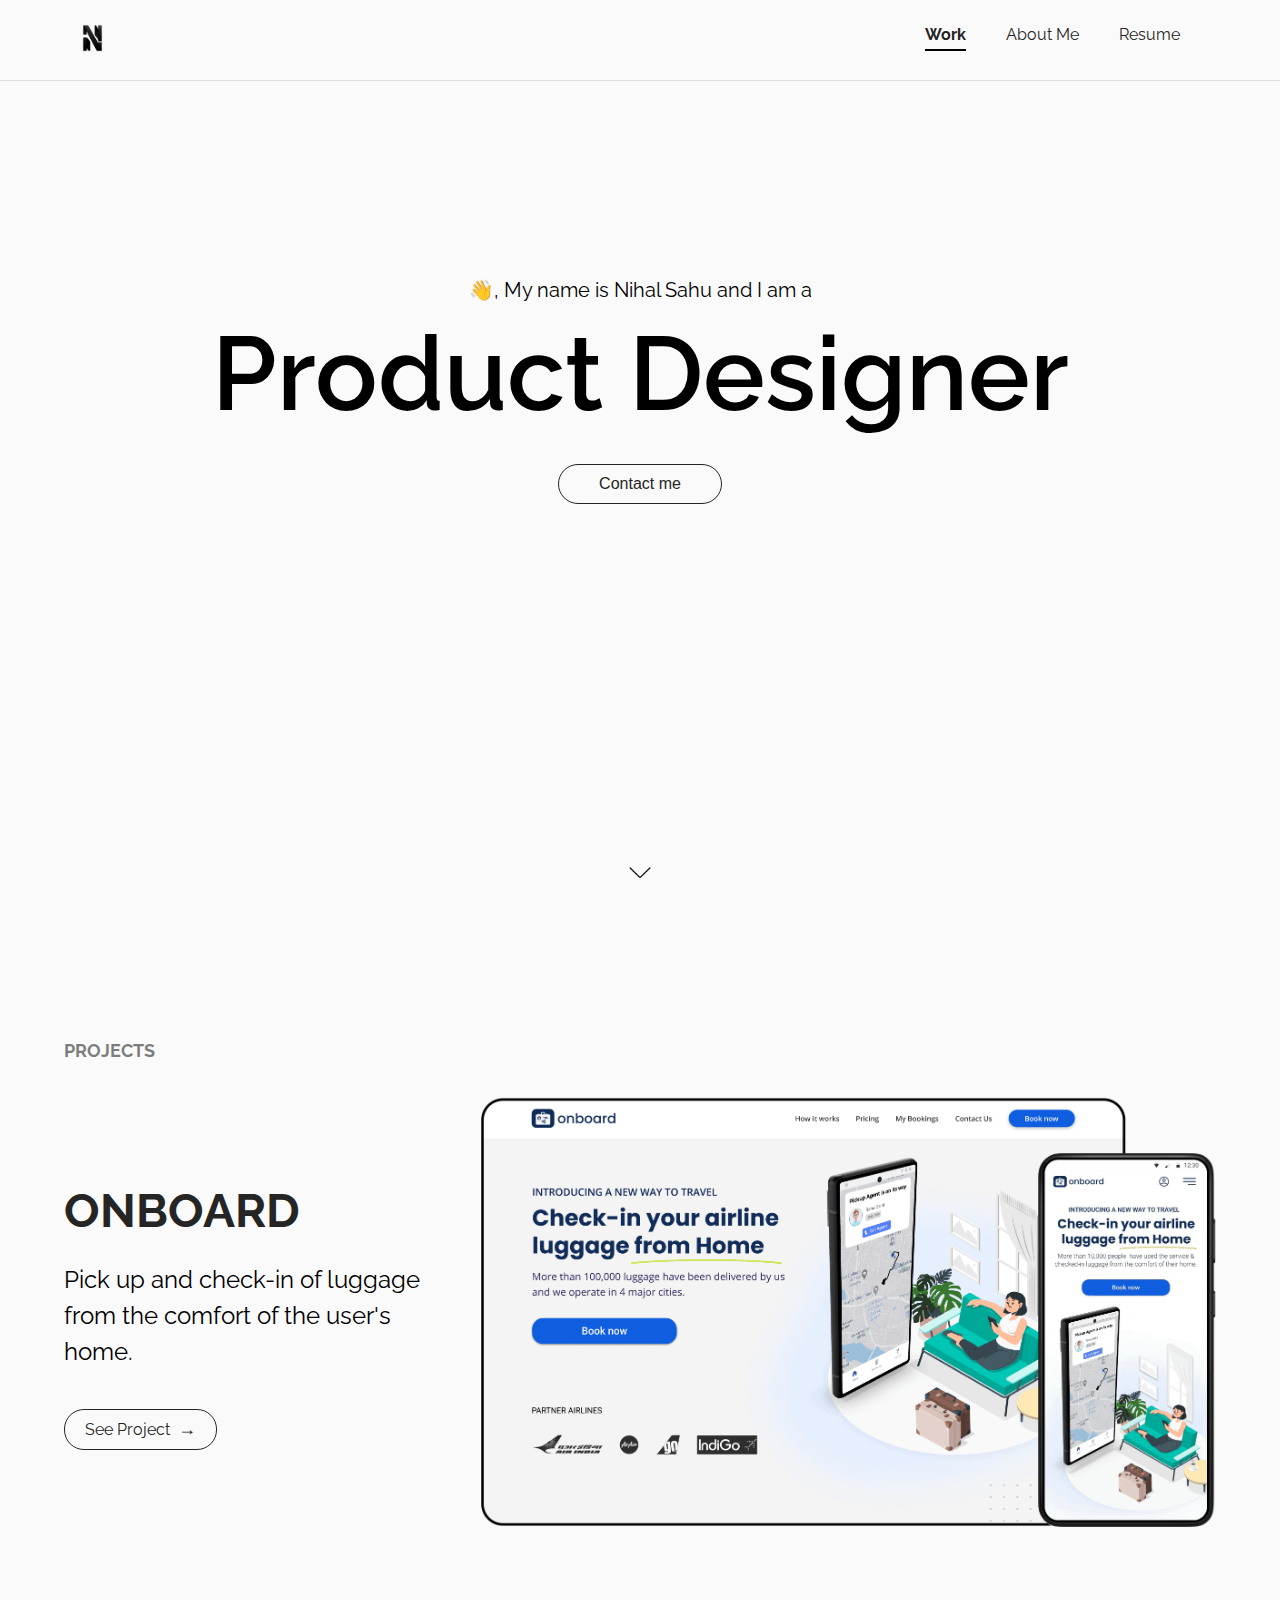
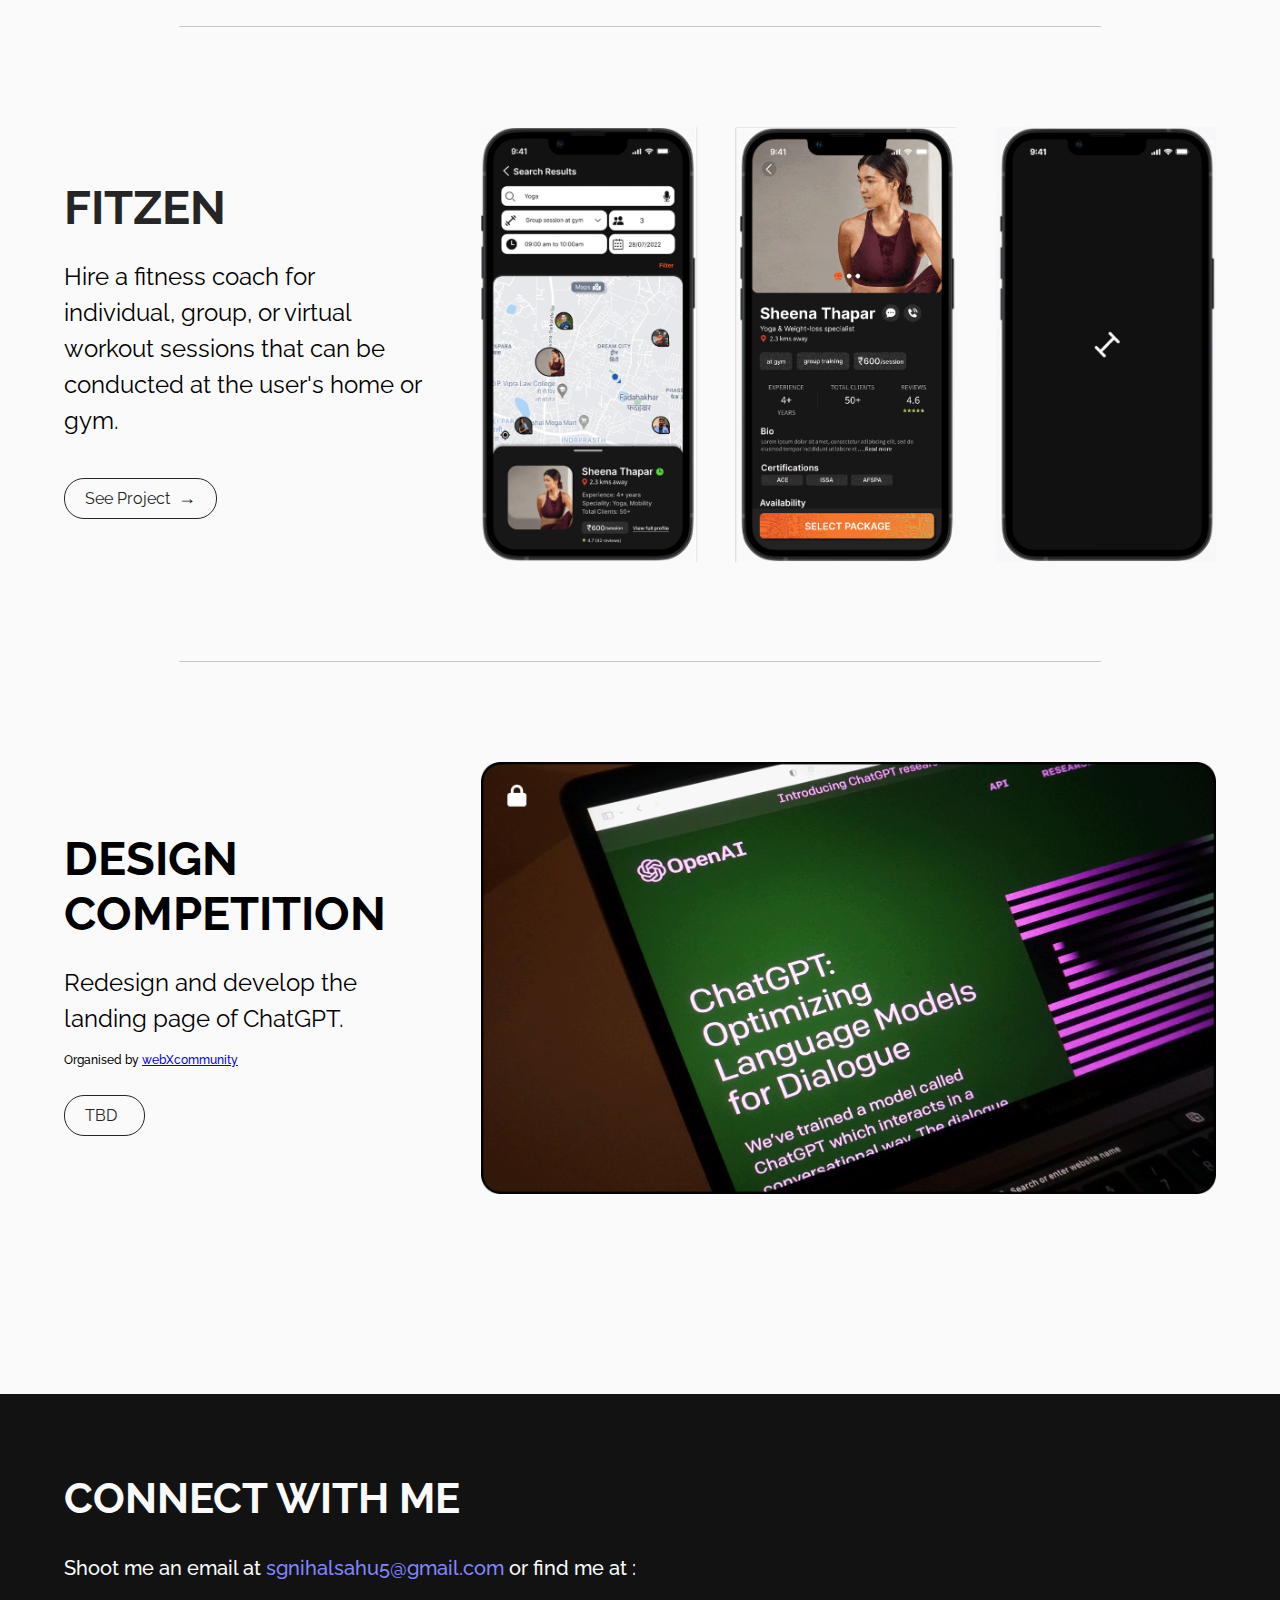
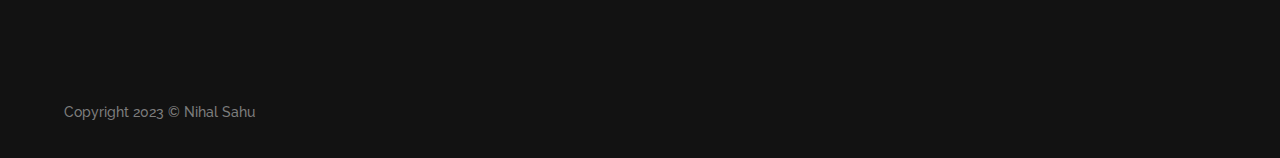
<file: index.html>
<!DOCTYPE html>
<html>
  <head>
    <meta charset="utf-8">
    <meta name="viewport" content="width=device-width,initial-scale=1.0">
    <title>Nihal Sahu</title>
    <link rel="icon" type="png" href="./assets/favicon.png">
    <link rel="stylesheet" type="text/css" href="./style/index_css.css">
    <script src="javascriptfile.js"></script>
    <link rel="stylesheet" href="https://cdnjs.cloudflare.com/ajax/libs/font-awesome/6.3.0/css/all.min.css" integrity="sha512-SzlrxWUlpfuzQ+pcUCosxcglQRNAq/DZjVsC0lE40xsADsfeQoEypE+enwcOiGjk/bSuGGKHEyjSoQ1zVisanQ==" crossorigin="anonymous" referrerpolicy="no-referrer" />
  </head>
  <body>
    <header>
      <nav>
        <div>
          <a href="./index.html">
          <img src="./assets/logo_web2.png" style="position: relative; z-index: 4" alt="Logo">
          </a>
        </div>
        <ul>
          <li><a href="./index.html" class="active">Work</a></li>
          <li><a href="./aboutme_info/about-me.html">About Me</a></li>
          <li><a href="https://drive.google.com/file/d/1RfMNyoOGtVwMK6737H_1D0G0CMh13Dd2/view?usp=sharing" target="_blank">Resume</a></li>
        </ul>
        <div class="mobile-nav">
          <a href="./index.html" class="active">Work</a>
          <a href="./aboutme_info/about-me.html">About Me</a>
          <a href="https://drive.google.com/file/d/1RfMNyoOGtVwMK6737H_1D0G0CMh13Dd2/view?usp=sharing" target="_blank">Resume</a>
          
        </div>
        <button class="hamburger">
        <div class="bar"></div> </button>
      </nav>
    </header>
      <div class="header-center-1">
        <h1>👋, My name is Nihal Sahu and I am a</h1>
        <p>Product Designer</p>
        <div class="bttn">
          <a href="mailto:sgnihalsahu5@gmail.com">
            <button class="contact">Contact me</button>
          </a>
        </div>
      </div>
      <div class="header-center-2">
        <img src="./assets/downward.png">
      </div>
      <div class="header-center">
        <h2>PROJECTS</h2>
      </div>
      <div class="project">
      <div class="description">
      <h3><a href = "./onboard/onboard_self.html">ONBOARD</a></h3>
      <p>Pick up and check-in of luggage from the comfort of the user's home.</a></p>
      <div class="see-project-btn">
        <a href = "./onboard/onboard_self.html" style="text-decoration: none;"><minimal-button>See Project</minimal-button></a>
      </div>
      </div>
      <a href = "./onboard/onboard_self.html">
      <img src="./assets/final-gif-1.gif" alt="Project 1 Image">
      </a>
      </div>
      <div class="gap"> </div>
      

      <div class="project">
      <div class="description">
        <h3> <a href = "./fitzen/fitzen_self.html">FITZEN </a></h3>
        <p> Hire a fitness coach for individual, group, or virtual workout sessions that can be conducted at the user's home or gym.</a></p>
        <div class="see-project-btn">
          <a href = "./fitzen/fitzen_self.html" style="text-decoration: none;"><minimal-button>See Project</minimal-button></a>
        </div>
      </div>
        <a href = "./fitzen/fitzen_self.html">
        <img src="./assets/fitzengif2.gif" alt="Project 4 Image">
      </a>
      </div>
      
      
    </div>

      <div class="gap"> </div>

       <div class="project" id="project_3" style="position: relative;">
        <div class="description">
        <h3>DESIGN COMPETITION</h3>
        <p>Redesign and develop the landing page of ChatGPT.</p>
        <h6>Organised by <a href="https://www.webxcommunity.com" target="_blank">webXcommunity</a></h6>
        </br>
        <minimal-button class="tbd-btn">
          TBD <i class="fas fa-lock"></i>
        </minimal-button> 
        </div>
        <a>
          <img src="./assets/chatgpt.png" alt="Project 4 Image">
        </a>
       </div>

         

    <div class="gap"> </div>

    <div class="connect-container" style="font-weight: 500;">
    <p><b>CONNECT WITH ME</b></p>
    <n> Shoot me an email at <span><a href="mailto:sgnihalsahu5@gmail.com" style="text-decoration: none; color: #8186ff;">sgnihalsahu5@gmail.com</a></span> or find me at :</n>
    <div class="icon-container">
    <a href="https://www.linkedin.com/in/nihalsahu03/" target="_blank">
      <i class="fa-brands fa-linkedin-in"></i>
    </a>
    <a href="https://www.behance.net/nialsahu" target="_blank">
      <i class="fa-brands fa-behance"></i>
    </a>
    </div>
    <div class="Copyright">
      <p>Copyright 2023 &copy; Nihal Sahu</p>
      </div>
    </div>
    





  </body>
</html>
</file>
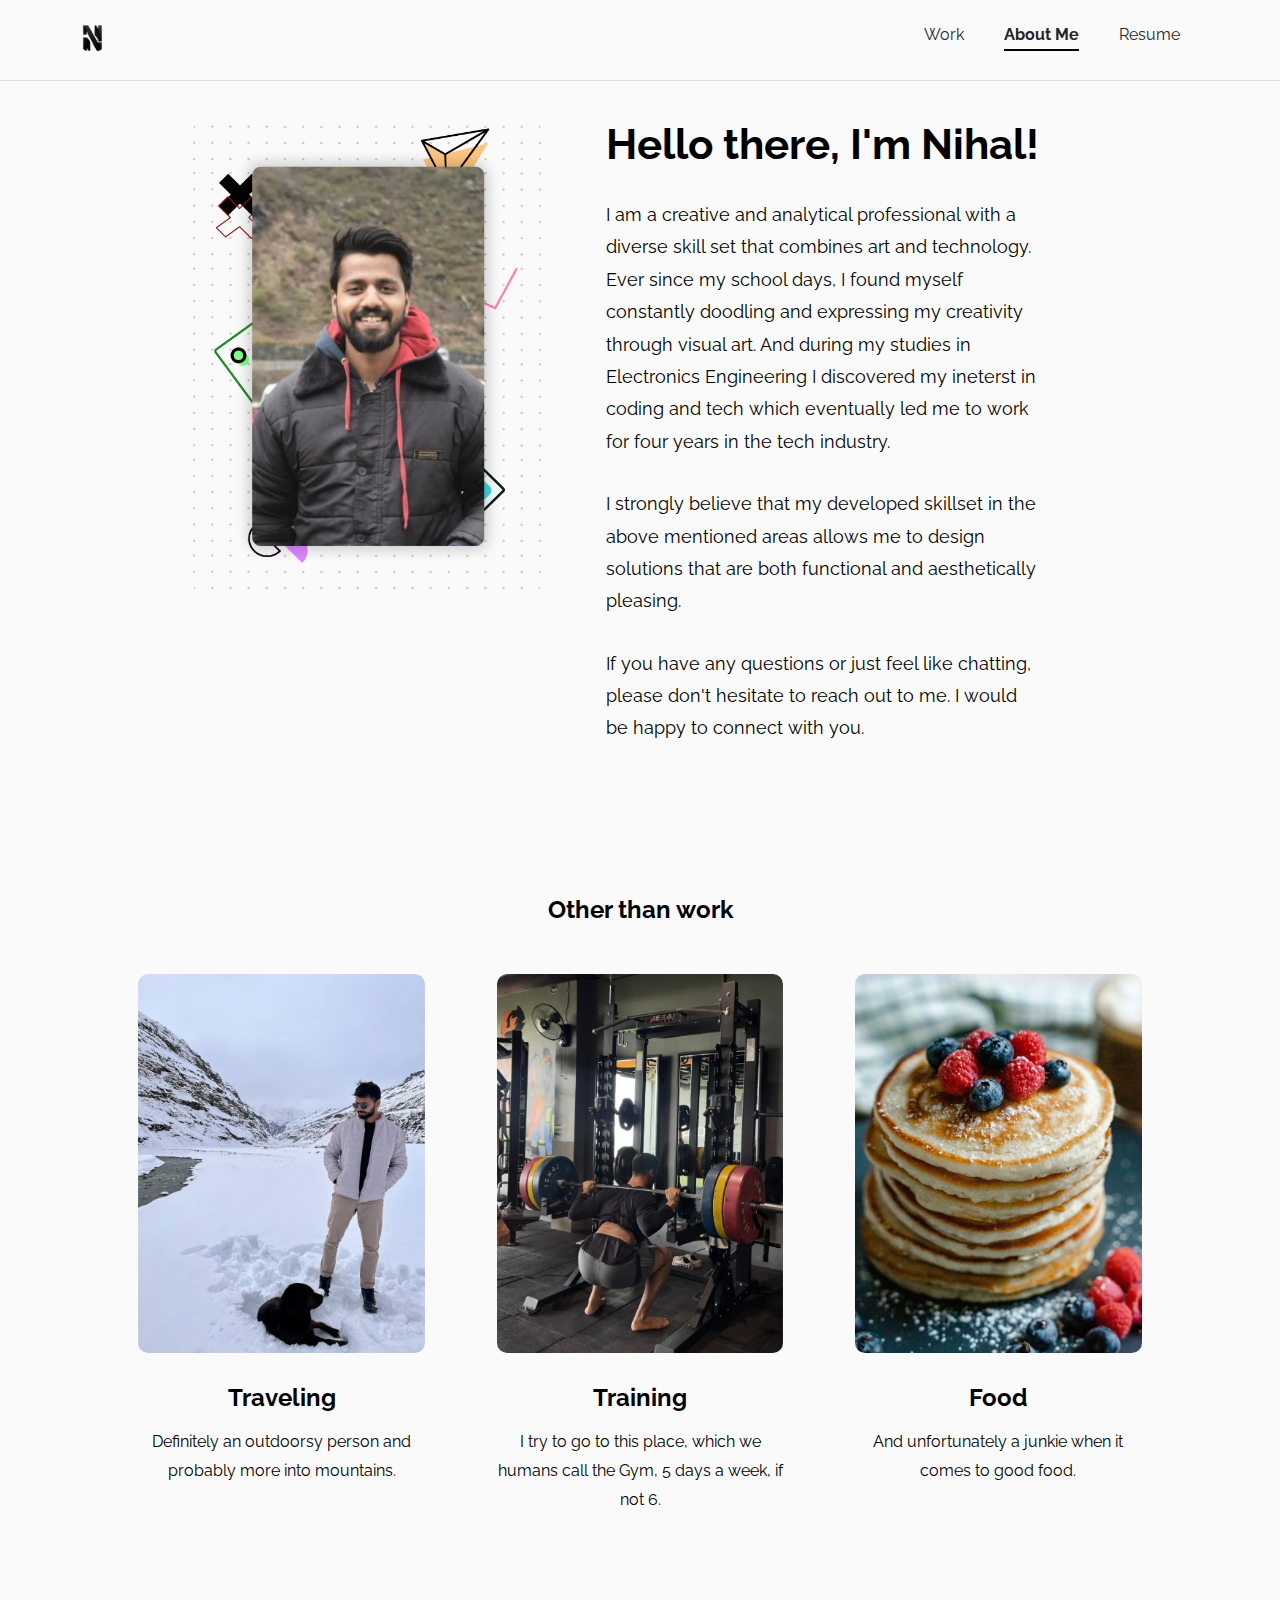
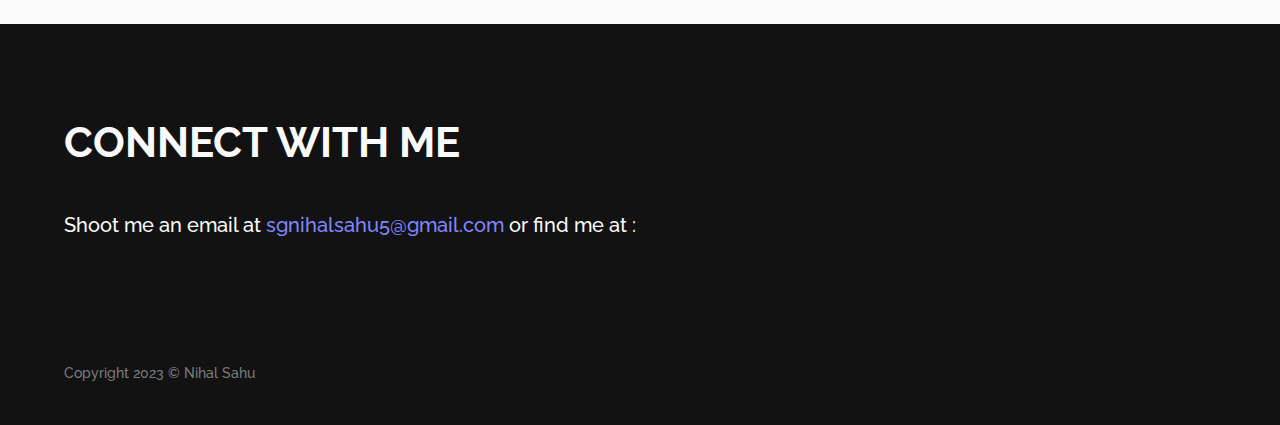
<file: aboutme_info/about-me.html>
<!DOCTYPE html>
<html>
  <head>
    <meta charset="utf-8">
    <meta name="viewport" content="width=device-width,initial-scale=1.0">
    <title>About Me</title>
    <link rel="icon" type="png" href="./assets/favicon.png">
    <link rel="stylesheet" type="text/css" href="./style/about_me.css">
    <link rel="stylesheet" href="https://cdnjs.cloudflare.com/ajax/libs/font-awesome/6.3.0/css/all.min.css" integrity="sha512-SzlrxWUlpfuzQ+pcUCosxcglQRNAq/DZjVsC0lE40xsADsfeQoEypE+enwcOiGjk/bSuGGKHEyjSoQ1zVisanQ==" crossorigin="anonymous" referrerpolicy="no-referrer" />
  </head>
  <script src="../javascriptfile.js"></script>
  <body>
    <header>
    <nav>
        <div>
          <a href="../index.html">
          <img src="./assets/logo_web2.png" alt="Logo">
          </a>
        </div>
        <ul>
          <li><a href="../index.html">Work</a></li>
          <li><a href="./about-me.html" class="active">About Me</a></li>
          <li><a href="https://drive.google.com/file/d/1RfMNyoOGtVwMK6737H_1D0G0CMh13Dd2/view?usp=sharing" target="_blank">Resume</a></li>
        </ul>
        <div class="mobile-nav">
          <a href="../index.html">Work</a>
          <a href="./about-me.html" class="active">About Me</a>
          <a href="https://drive.google.com/file/d/1RfMNyoOGtVwMK6737H_1D0G0CMh13Dd2/view?usp=sharing" target="_blank">Resume</a>
        </div>
        <button class="hamburger">
        <div class="bar"></div> </button>
      </nav>
      
      </header>

    <div class="first-container">
      <div class="text-container">
        <h1>Hello there, I'm <span>Nihal!</span></h1>
        <p>I am a creative and analytical professional with a diverse skill set that combines art and technology. Ever since my school days, I found myself constantly doodling and expressing my creativity through visual art. And during my studies in Electronics Engineering I discovered my ineterst in coding and tech which eventually led me to work for four years in the tech industry.</p>
        <p>I strongly believe that my developed skillset in the above mentioned areas allows me to design solutions that are both functional and aesthetically pleasing.</p>
      <p>If you have any questions or just feel like chatting, please don't hesitate to reach out to me. I would be happy to connect with you.</p>
      </div>
      <div class="image-container">
        <img src="./assets/me3.png" alt="Profile Image">
      </div>
    </div>

<div class="other-container">
   <h2 style="padding-bottom: 30px;">Other than work</h2>
   <div class="images">
      <div class="image-container">
         <img src="./assets/image11.jpg" alt="Image 1">
         <div class="details">
         <header class="subheading" style="font-size: 24px;font-weight: bold;padding-top: 30px;">Traveling</header>
         <p class="body-copy" style="margin-left: 20px; margin-right: 20px; padding: 0 10px 0 10px;">Definitely an outdoorsy person and probably more into mountains.</p>
      </div>
      </div>
      <div class="image-container">
         <img src="./assets/image2.png" alt="Image 2">
         <div class="details">
         <header class="subheading" style="font-size: 24px;font-weight: bold;padding-top: 30px;">Training</header>
         <p class="body-copy" style="margin-left: 20px; margin-right: 20px; padding: 0 10px 0 10px; ">I try to go to this place, which we humans call the Gym, 5 days a week, if not 6.</p>
      </div>
      </div>
      <div class="image-container">
         <img src="./assets/food1.jpg" alt="Image 3">
         <div class="details">
         <header class="subheading" style="font-size: 24px;font-weight: bold;padding-top: 30px;">Food</header>
         <p class="body-copy" style="margin-left: 20px; margin-right: 20px; padding: 0 10px 0 10px; ">And unfortunately a junkie when it comes to good food.</p>
      </div>
      </div>
      </div>
      </div>

      <div class="gap"></div>

      <div class="connect-container" style="font-weight: 500;">
        <p><b>CONNECT WITH ME</b></p>
        <n> Shoot me an email at <span><a href="mailto:sgnihalsahu5@gmail.com" style="text-decoration: none; color: #8186ff;">sgnihalsahu5@gmail.com</a></span> or find me at :</n>
        <div class="icon-container">
        <a href="https://www.linkedin.com/in/nihalsahu03/" target="_blank">
          <i class="fa-brands fa-linkedin-in"></i>
        </a>
        <a href="https://www.behance.net/nialsahu" target="_blank">
          <i class="fa-brands fa-behance"></i>
        </a>
        </div>
        <div class="Copyright">
          <p>Copyright 2023 &copy; Nihal Sahu</p>
          </div>
        </div>



   



  </body>
</html>
</file>
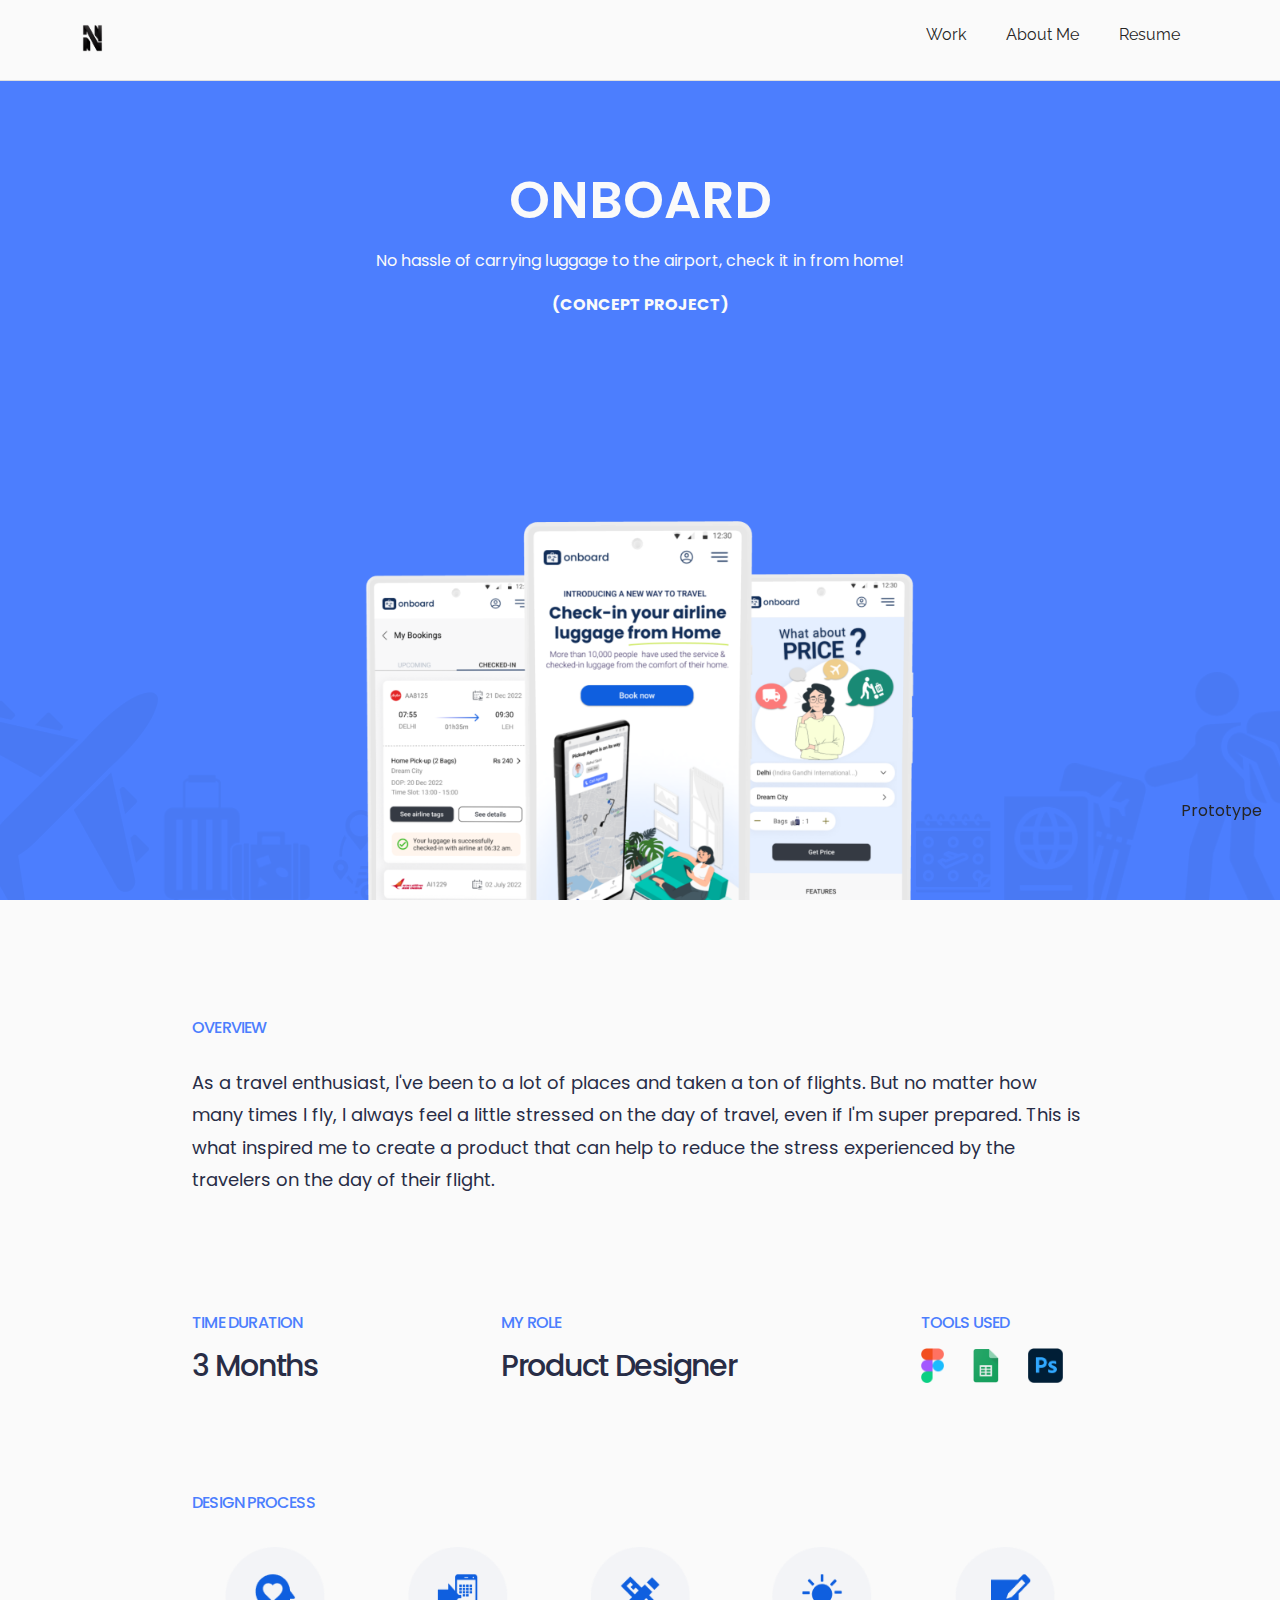
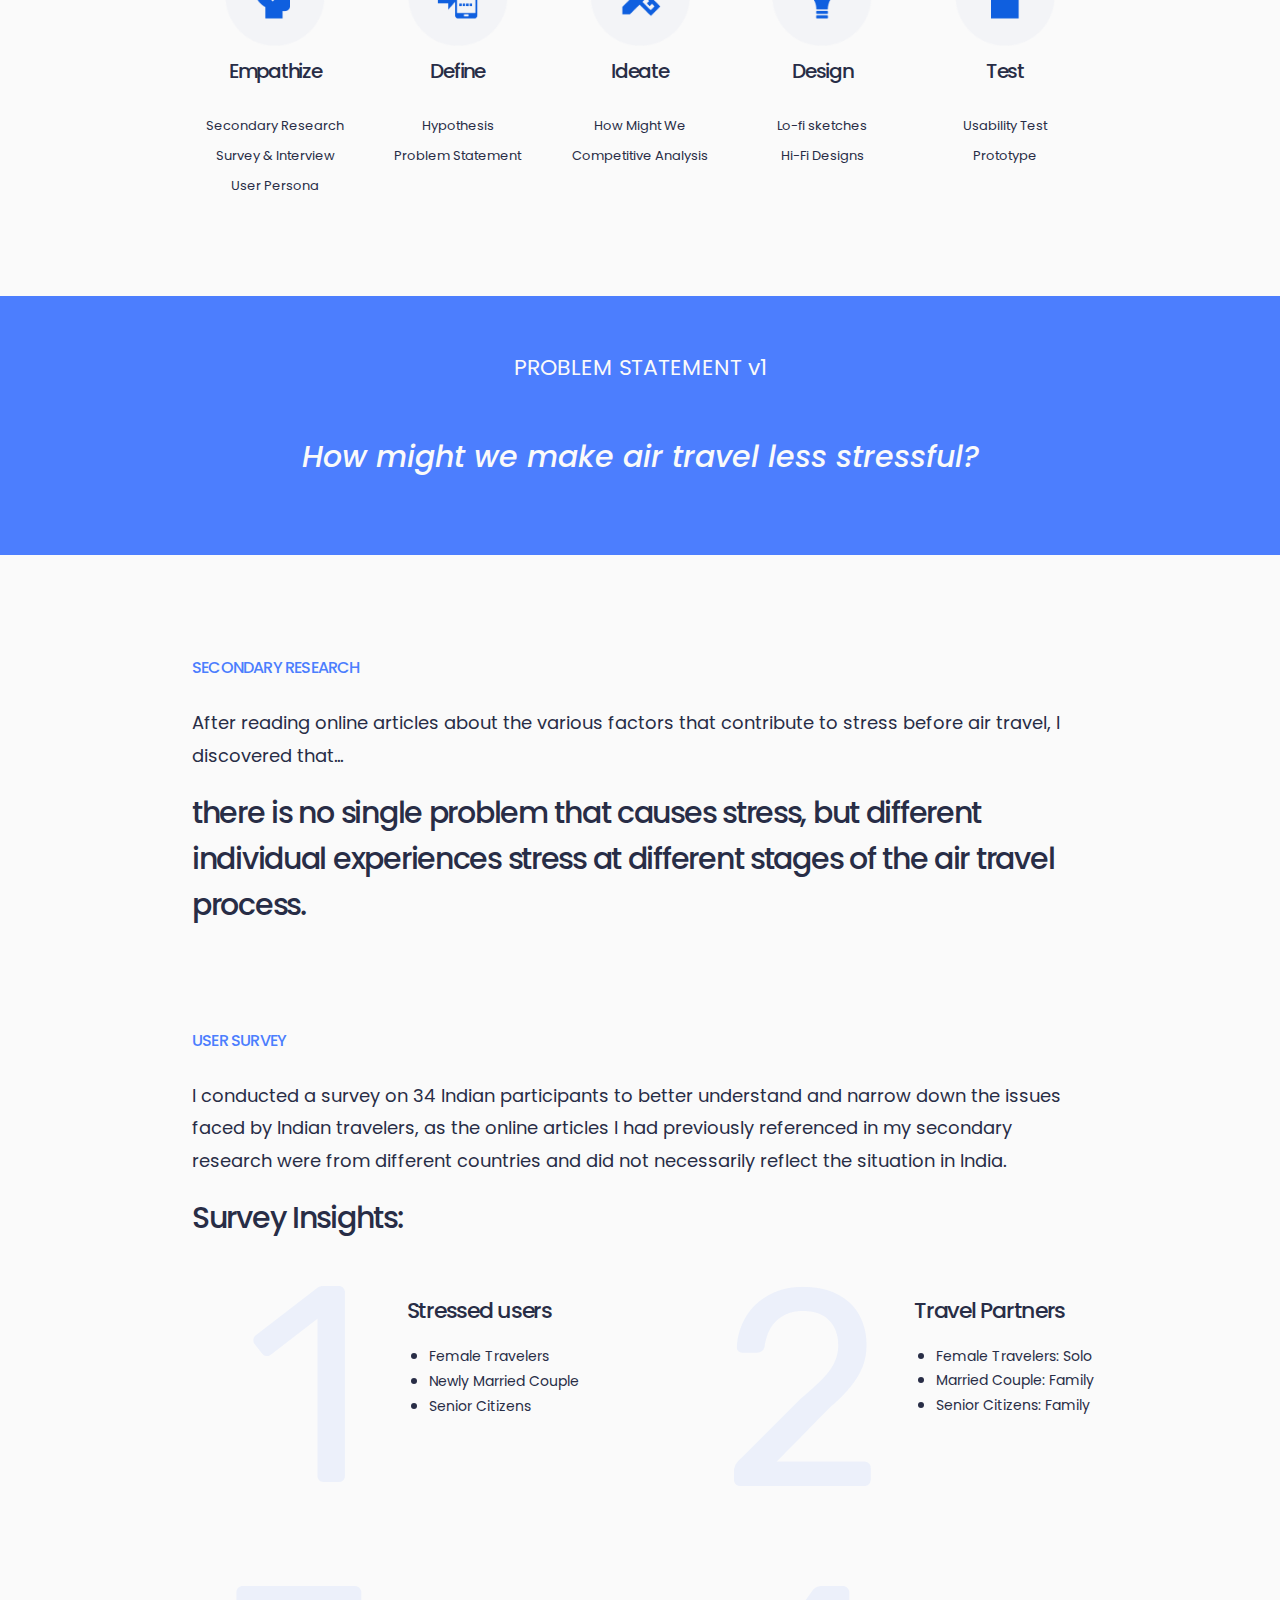
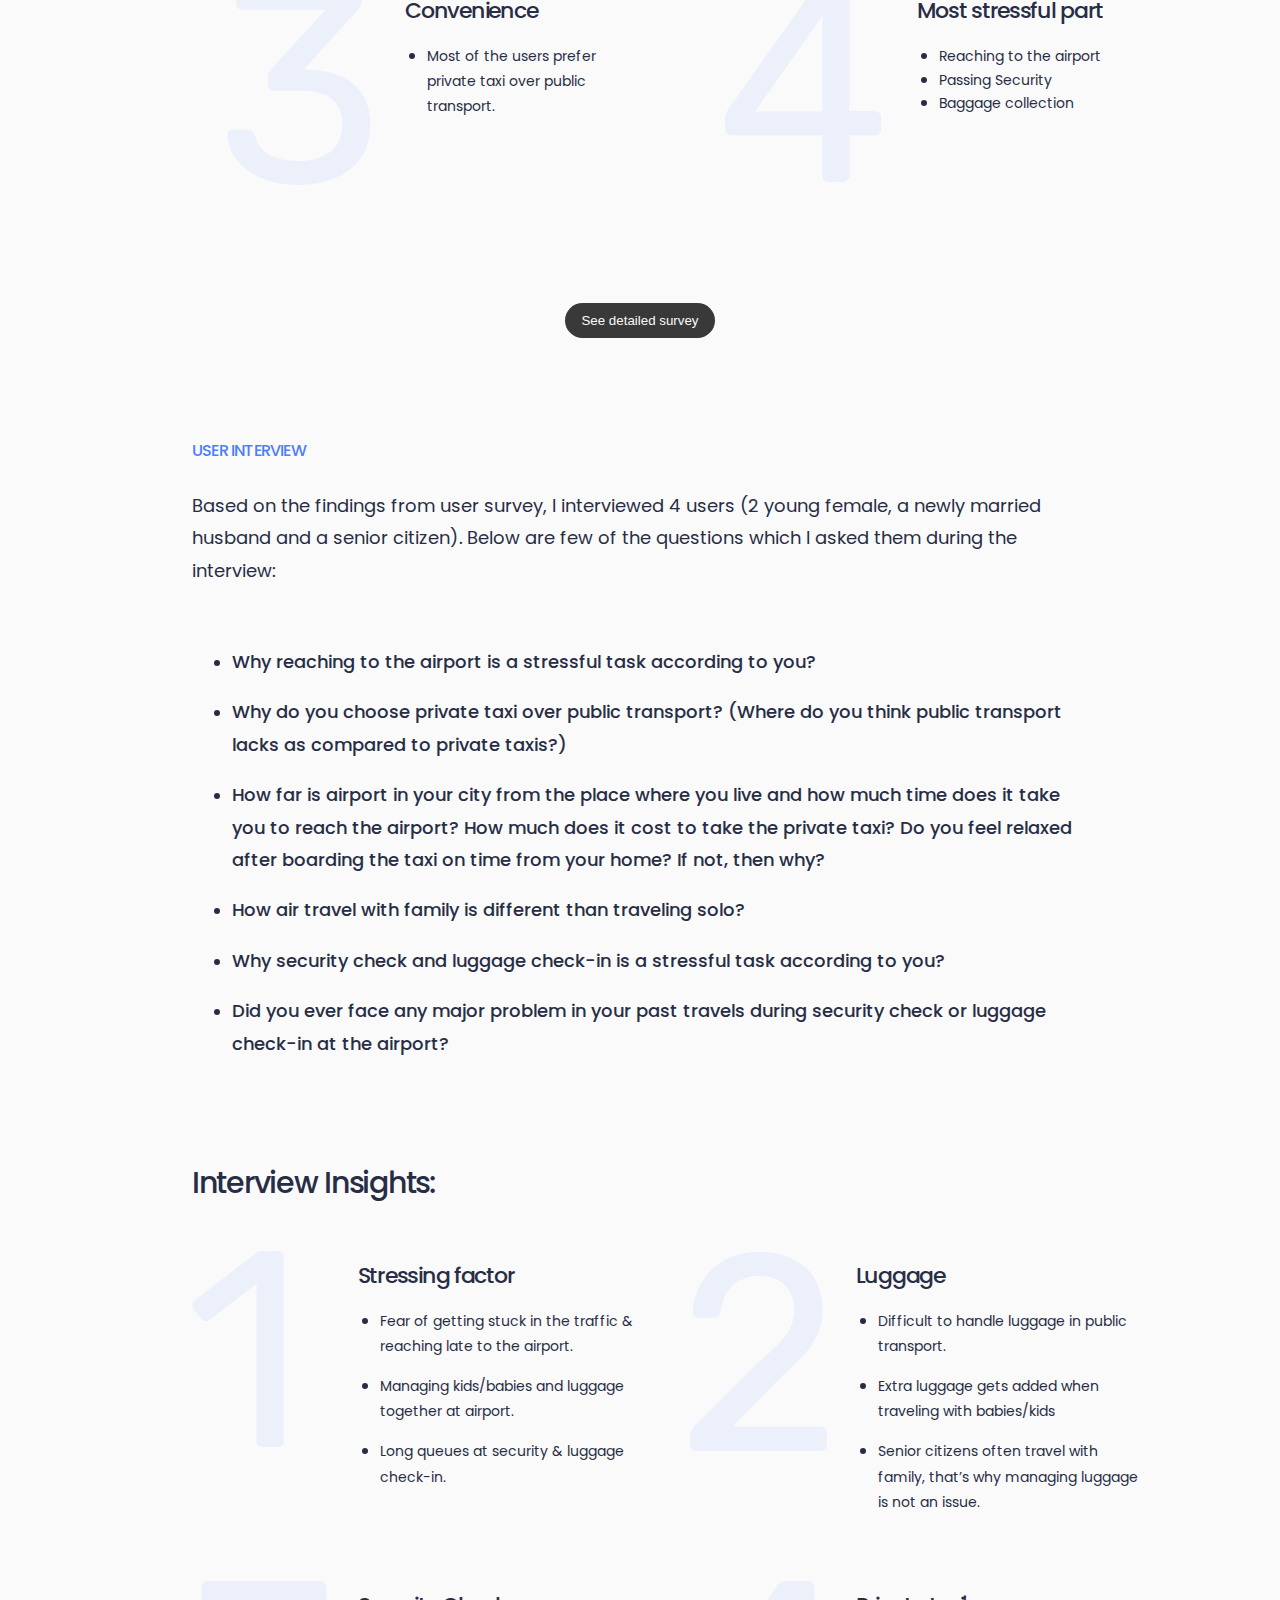
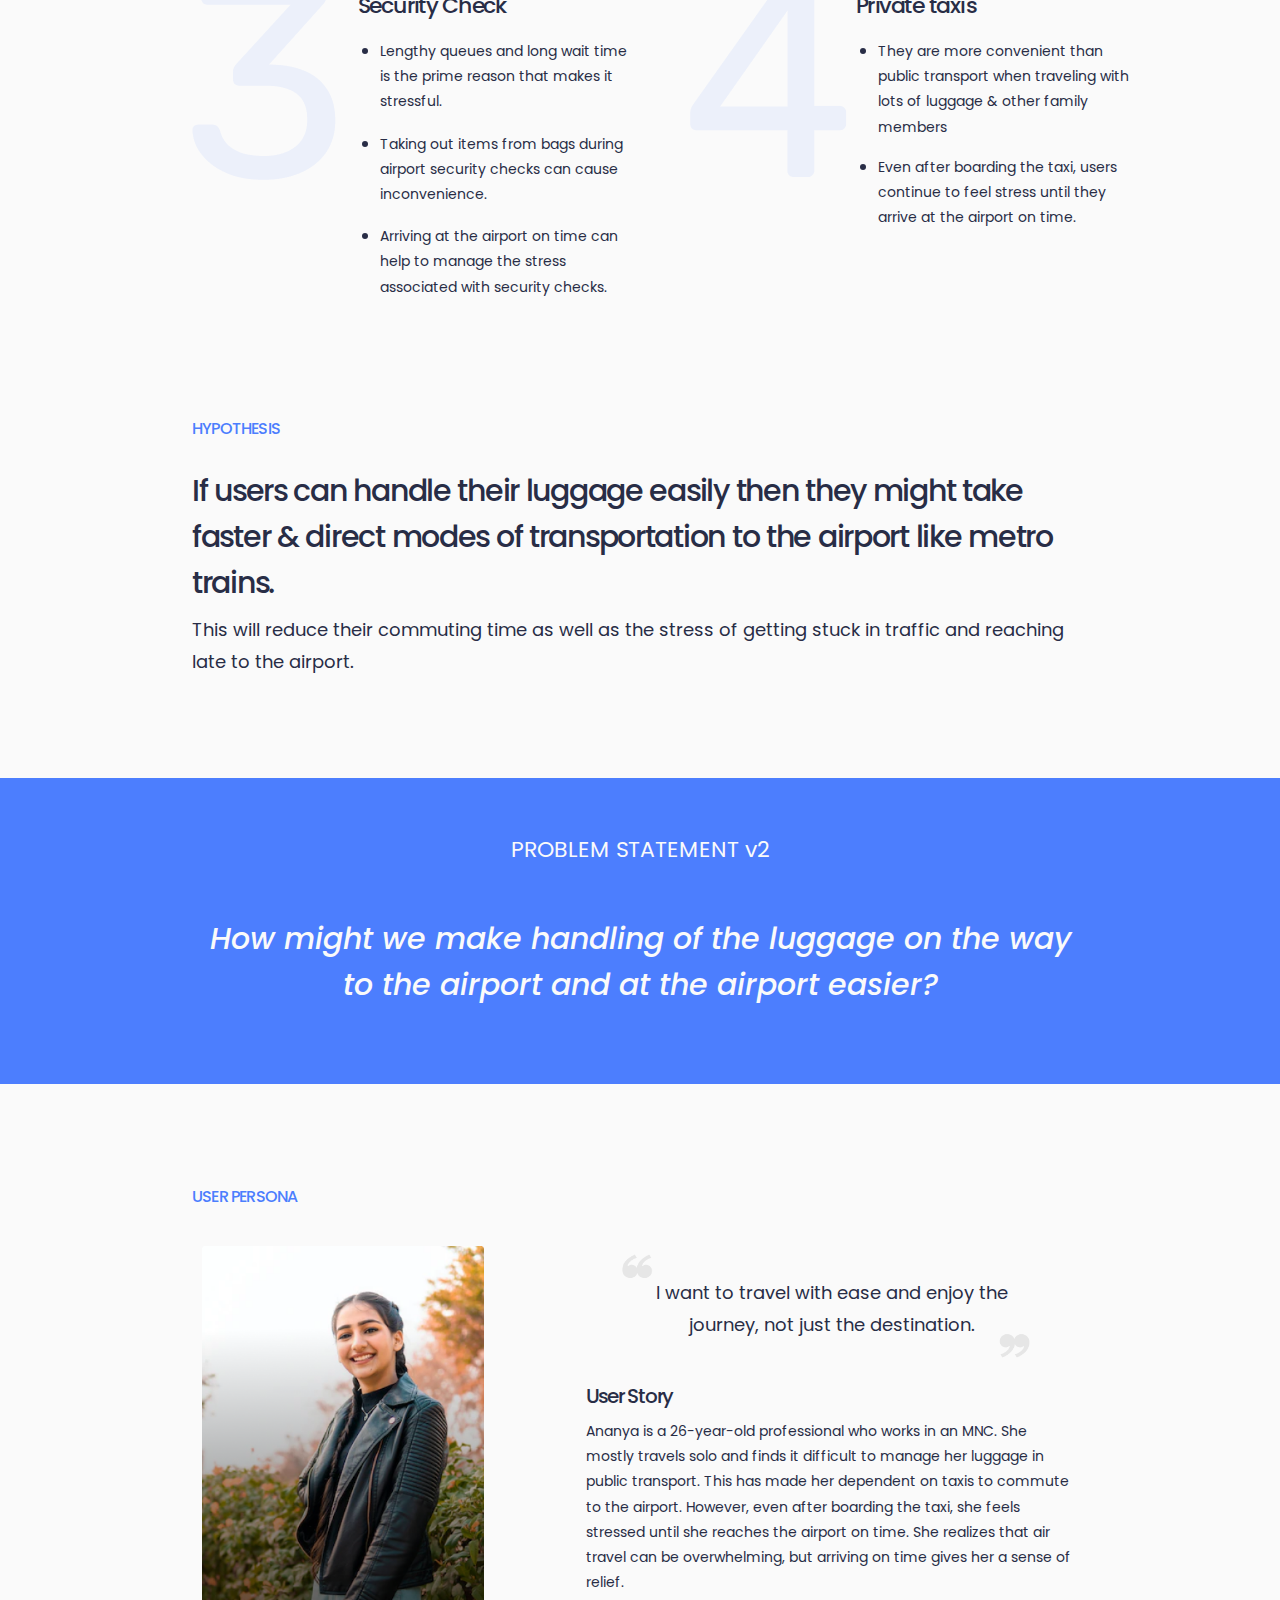
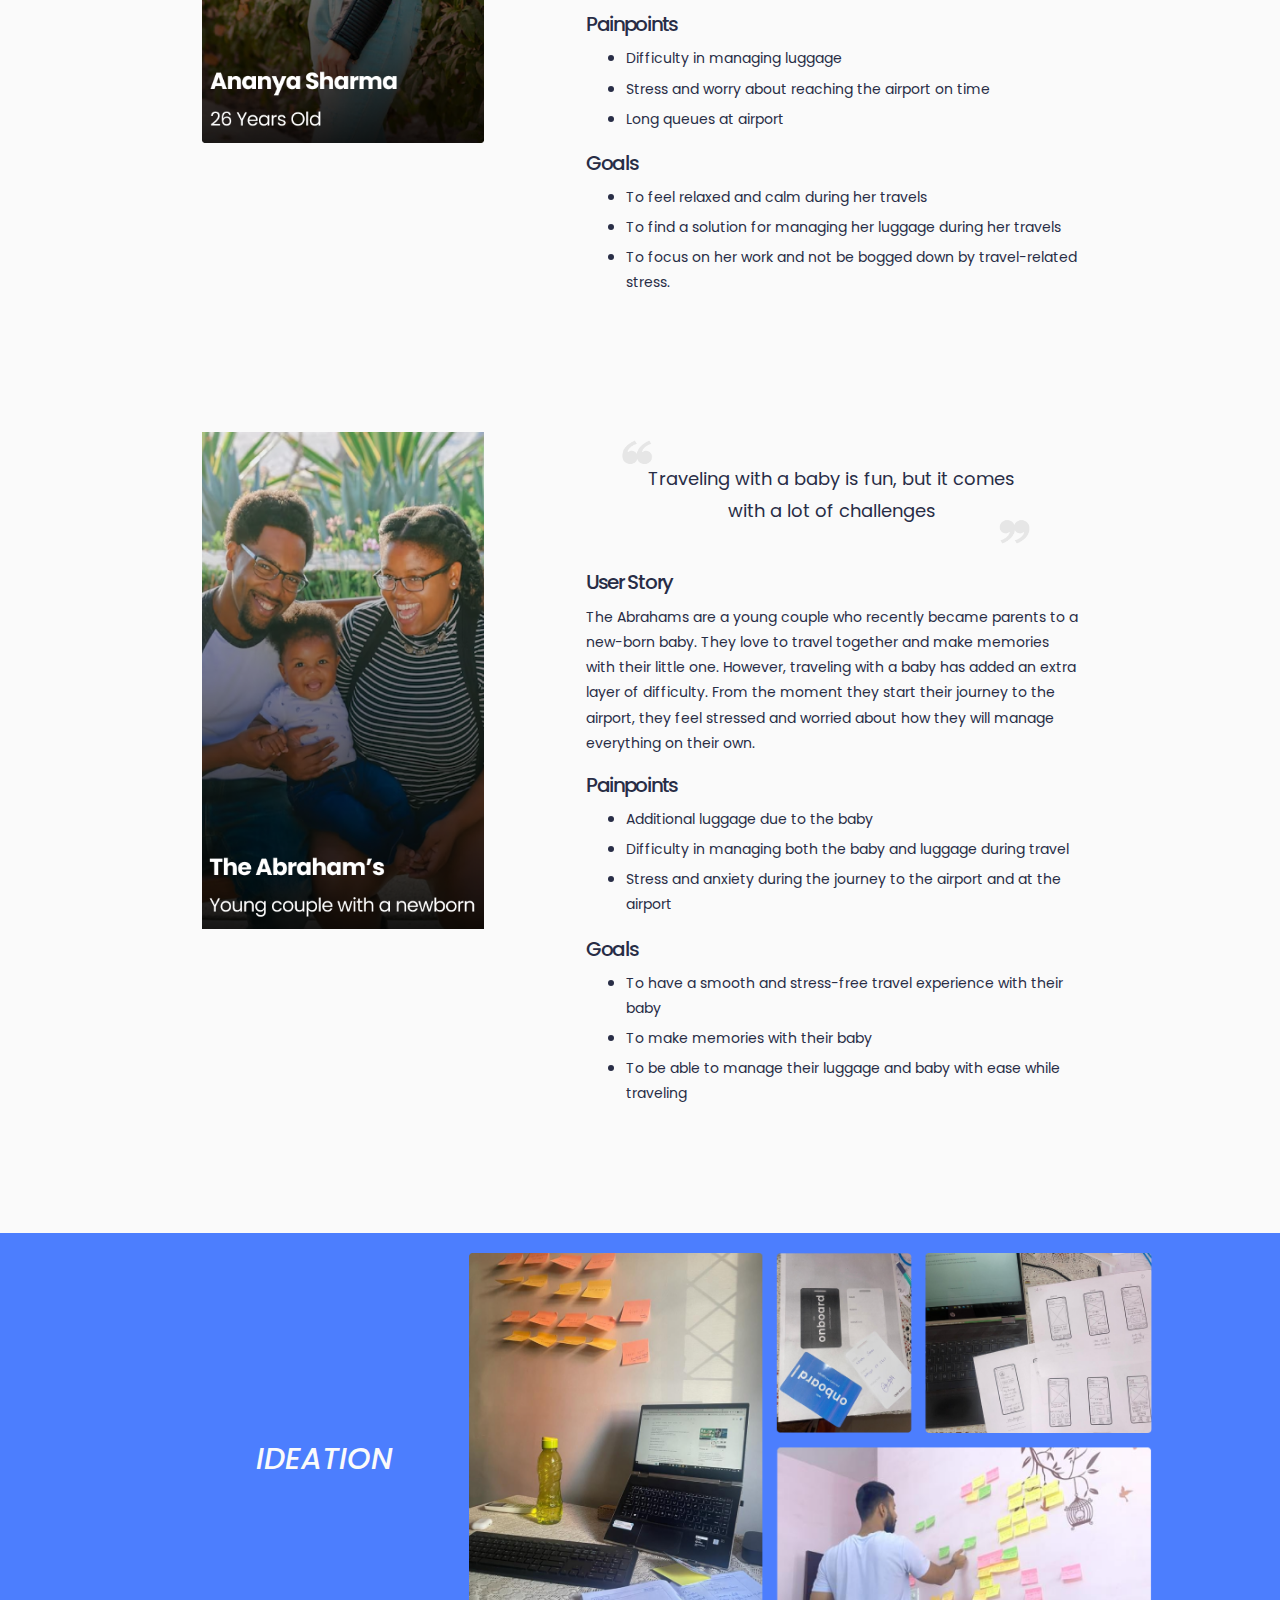
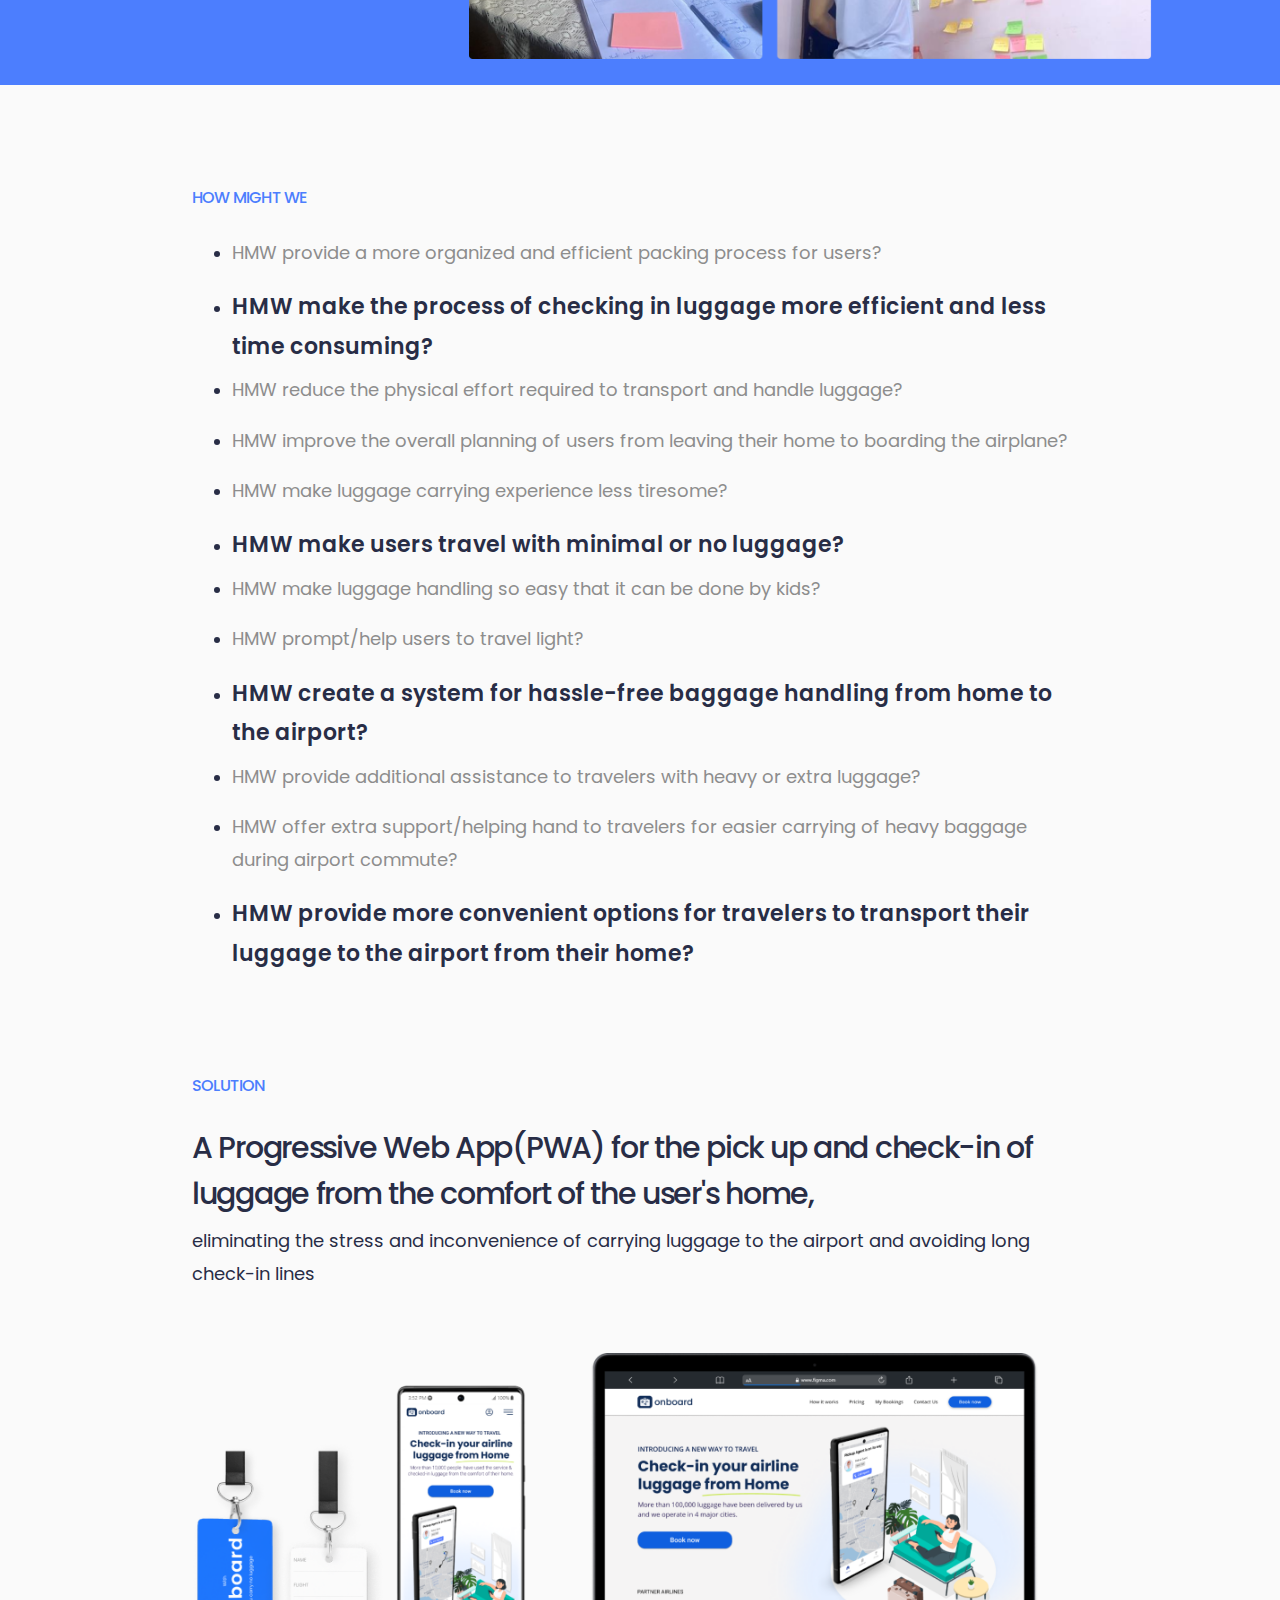
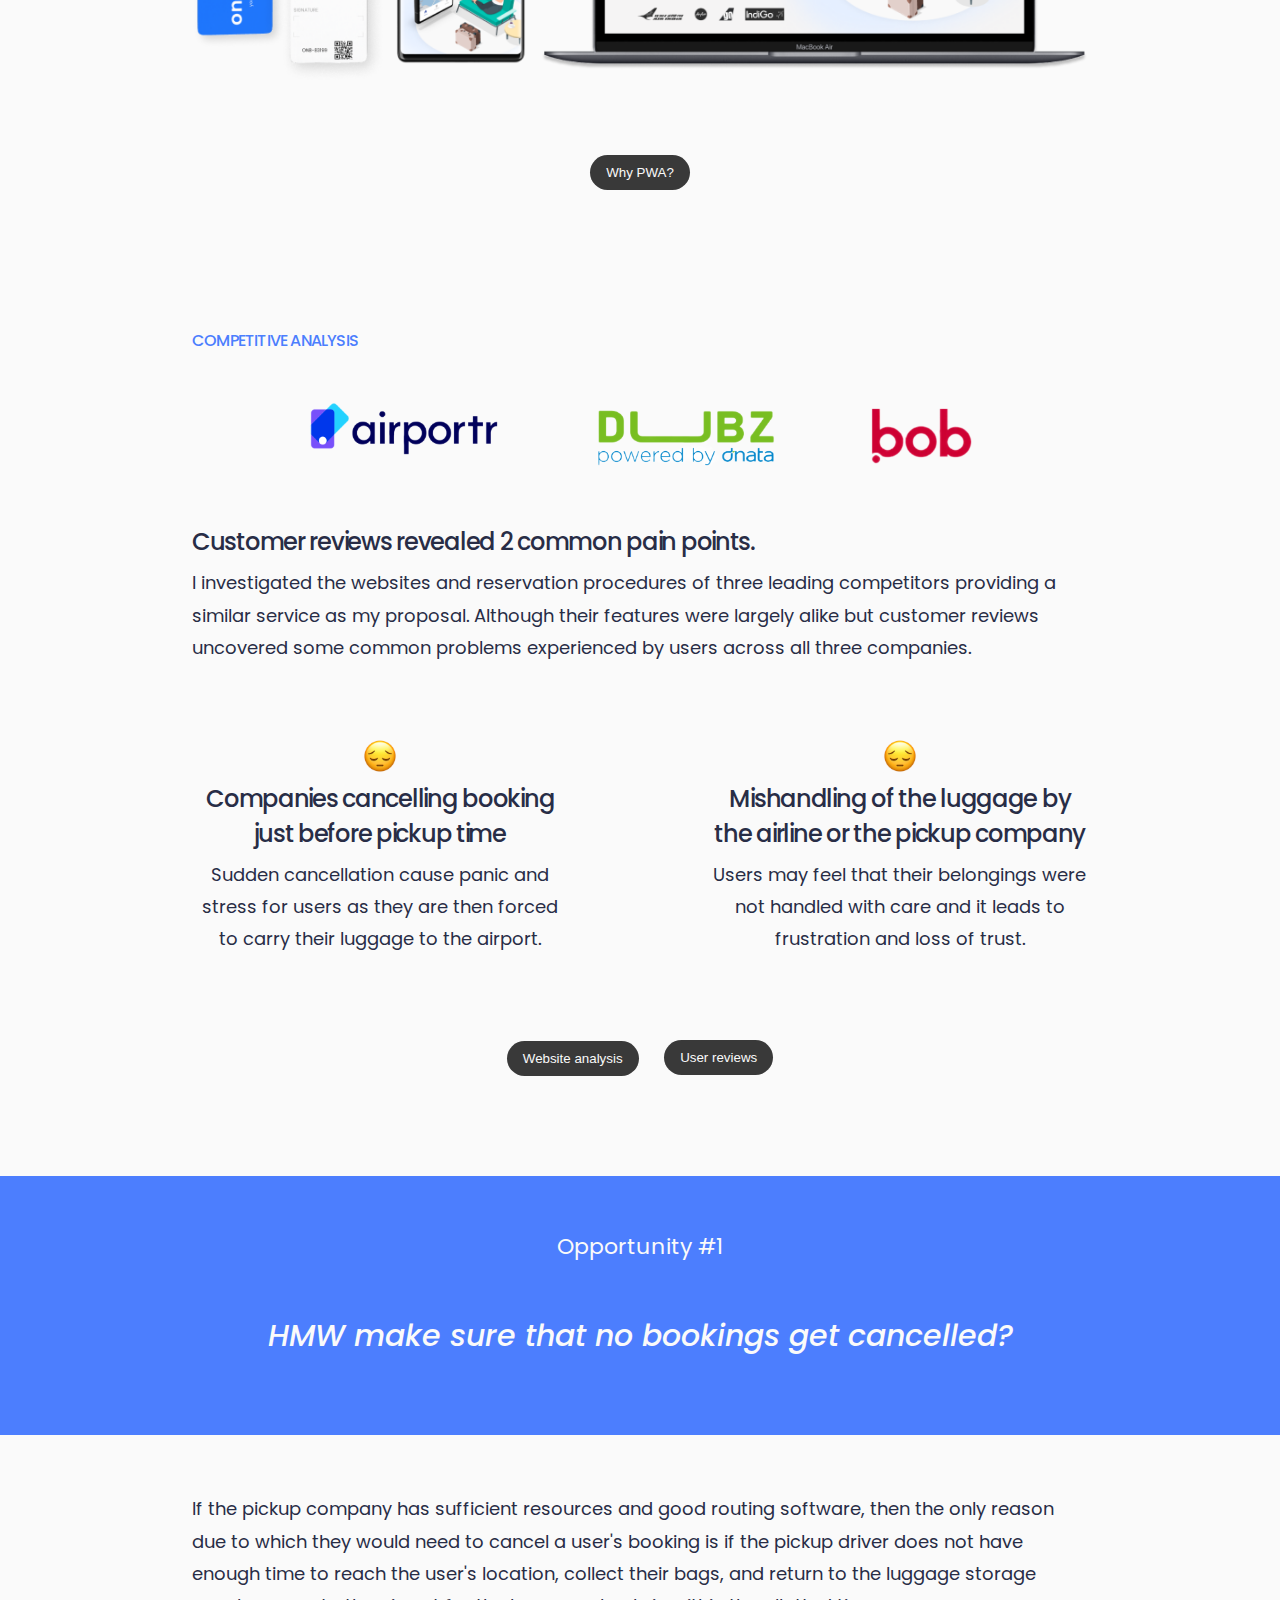
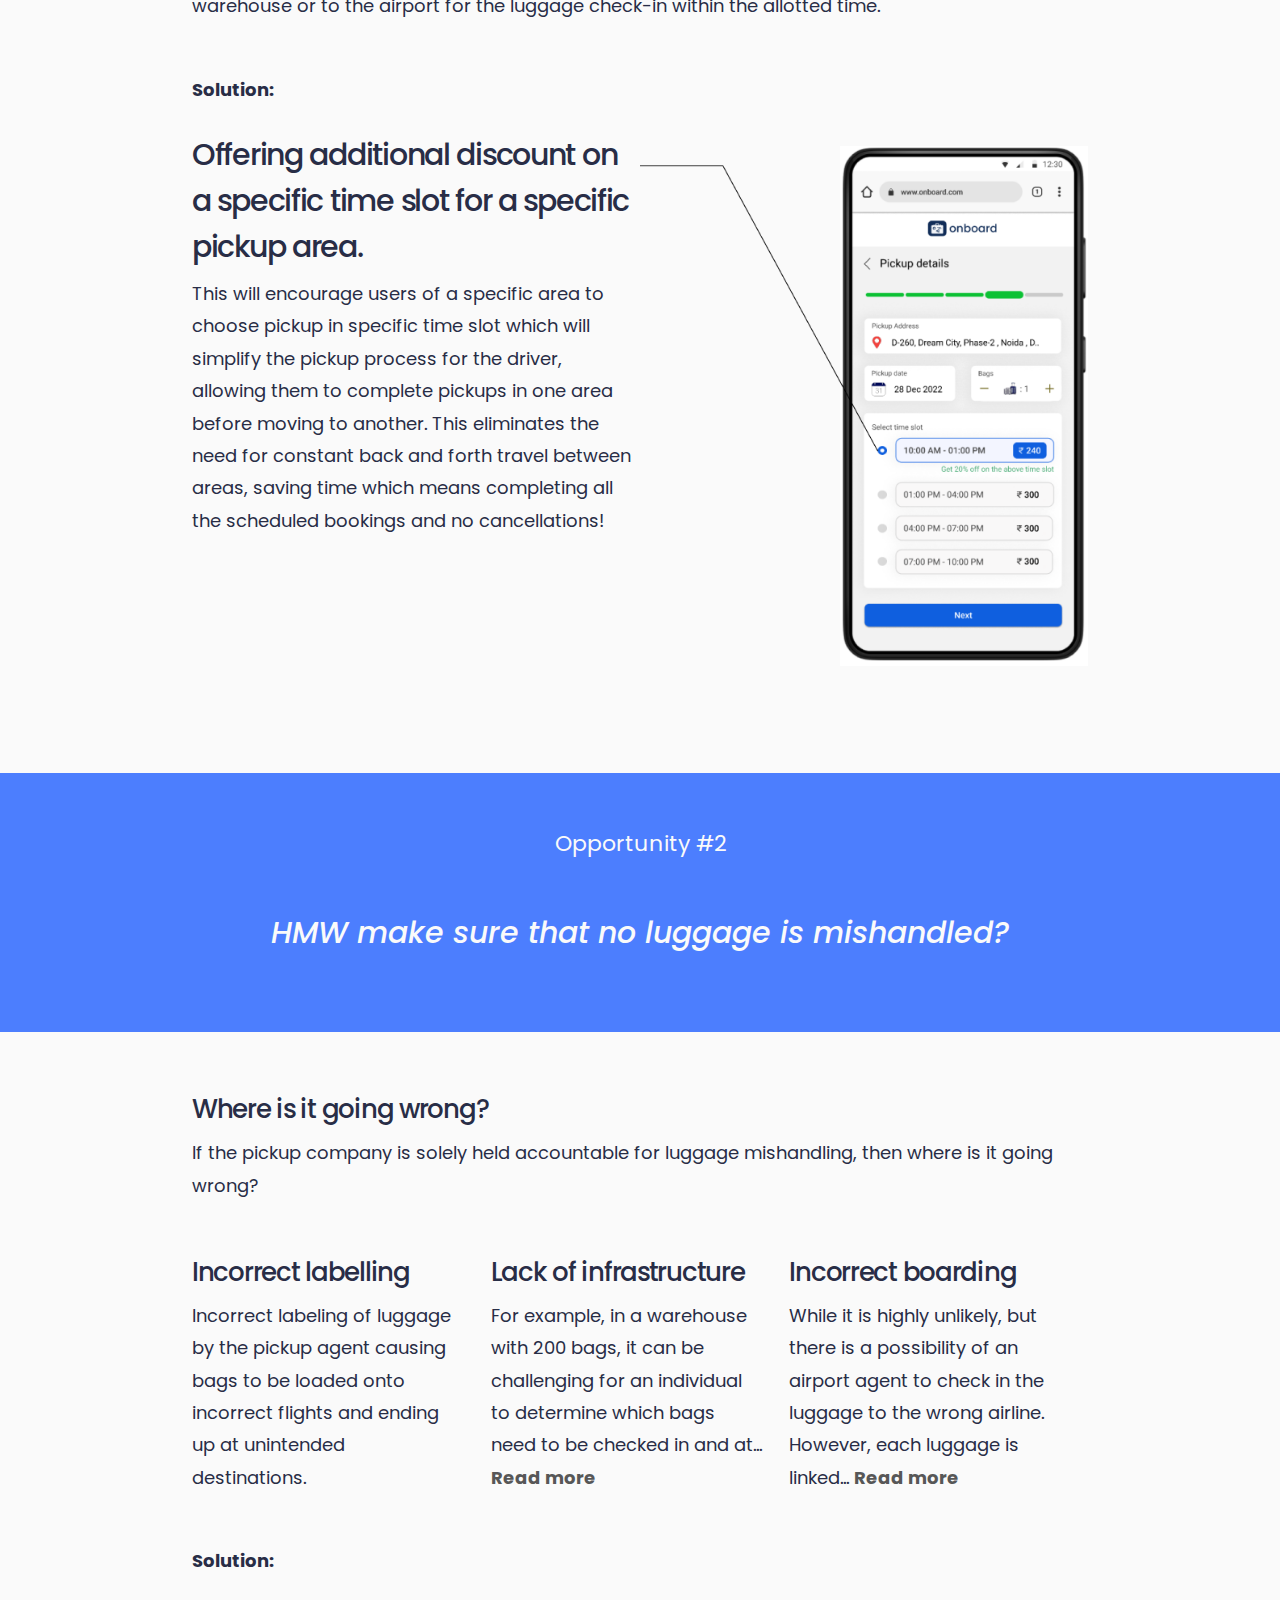
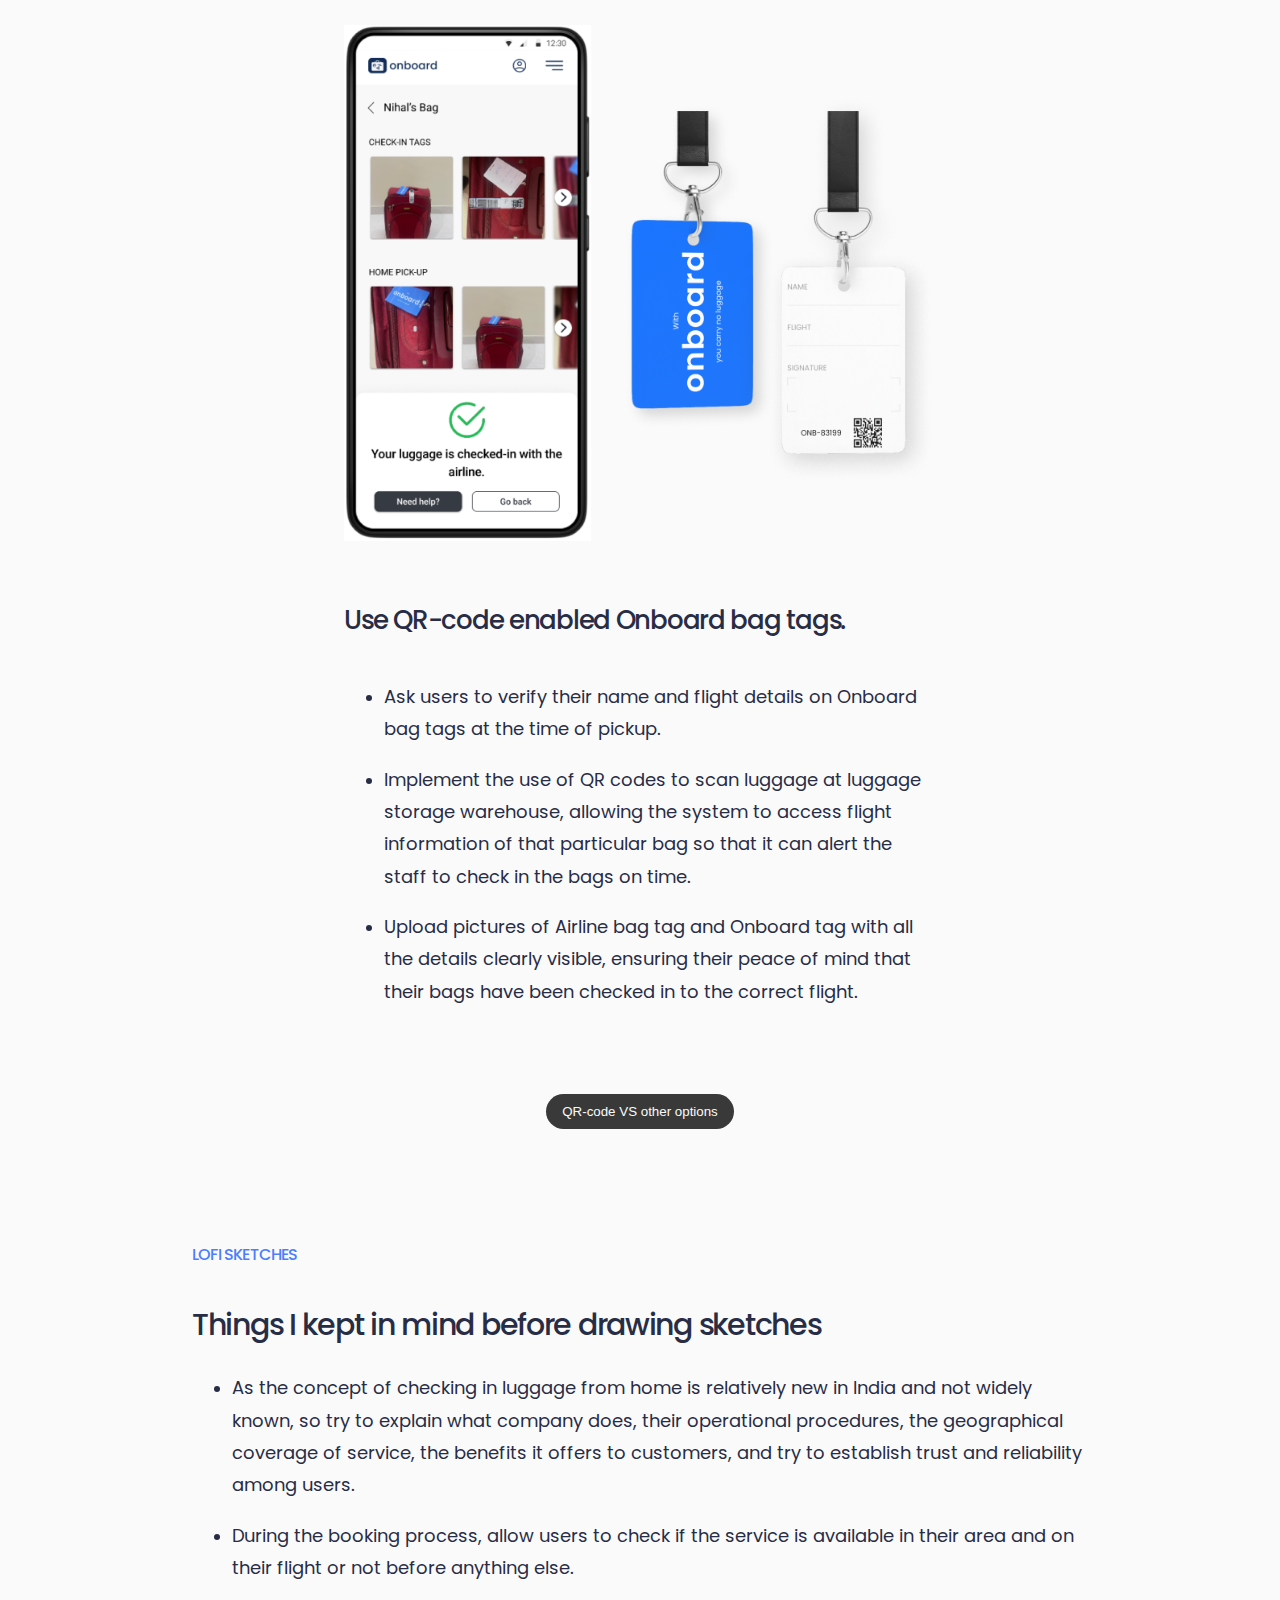
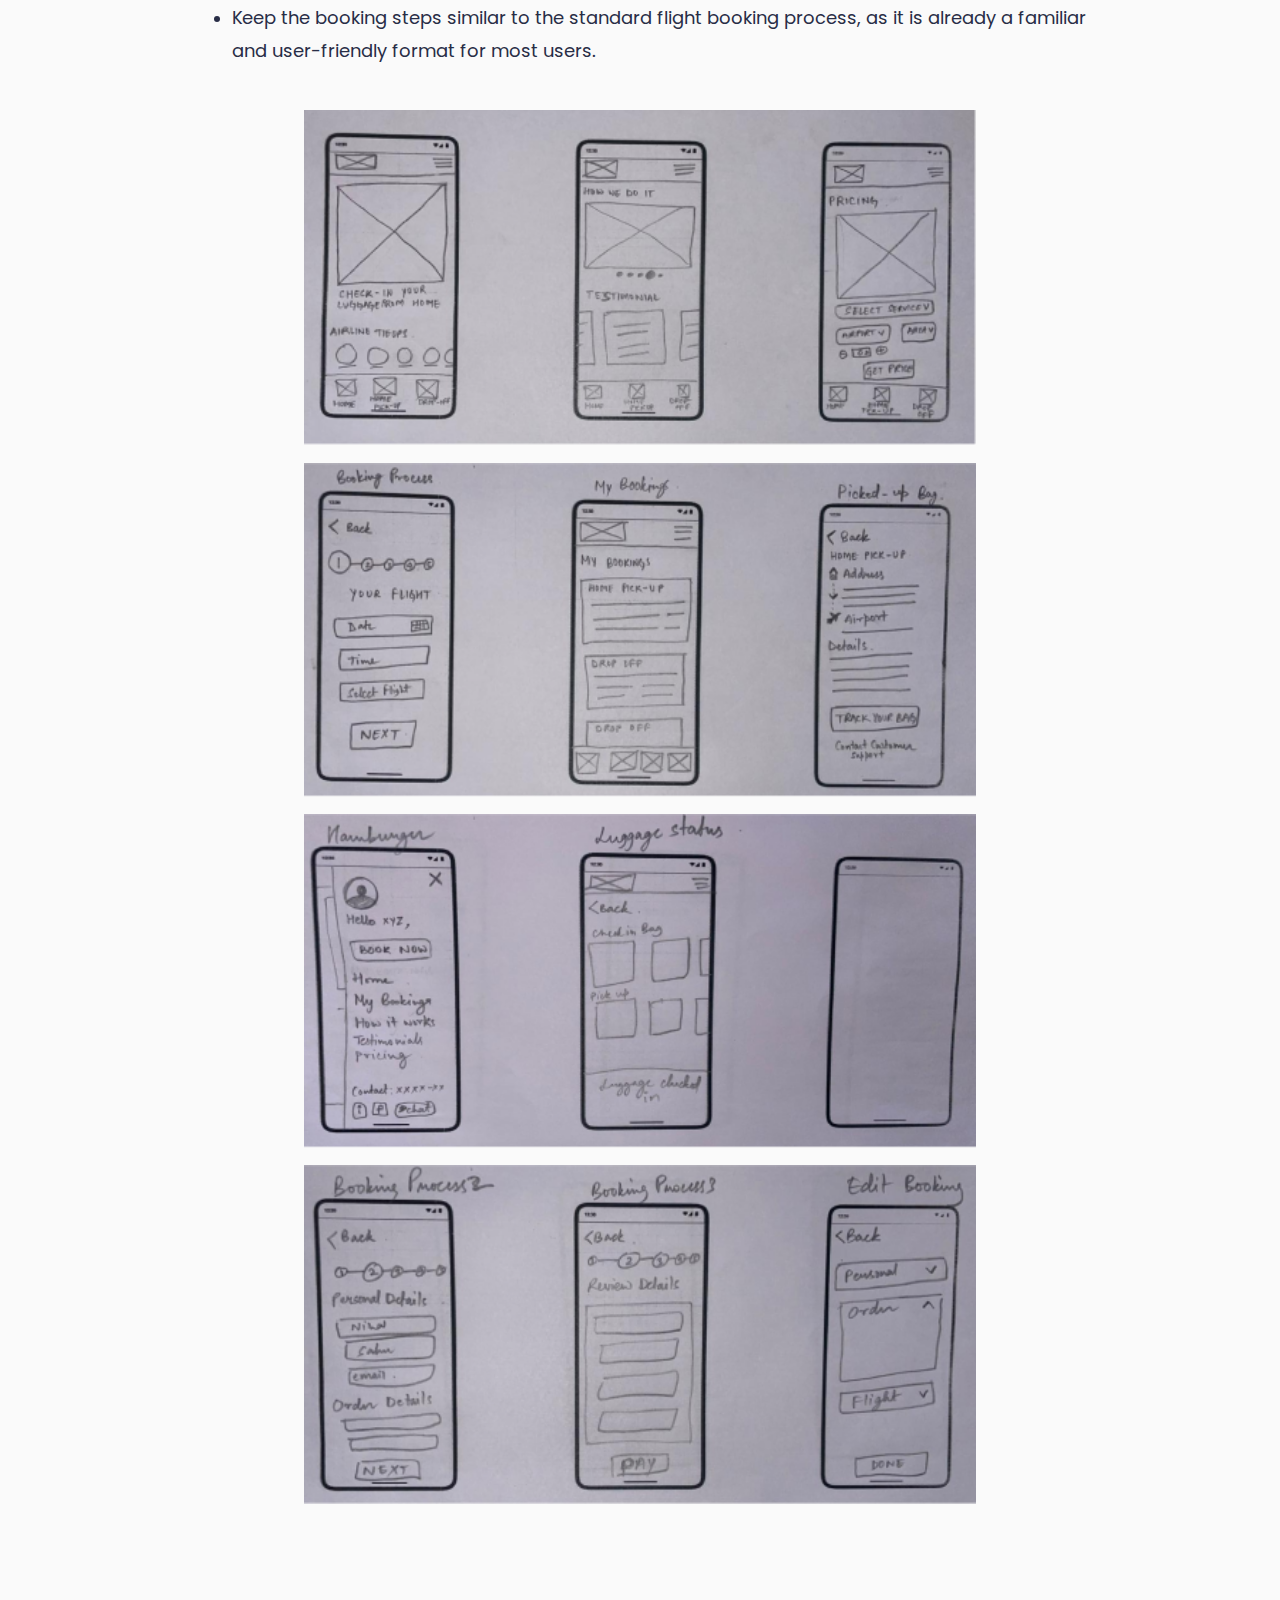
<file: onboard/onboard_self.html>
<!DOCTYPE html>
<html>
    <head>
    <meta charset="utf-8">
    <meta name="viewport" content="width=device-width,initial-scale=1.0">
    <title>Onboard</title>
    <link rel="icon" type="png" href="./assets/favicon.png">
    <link rel="stylesheet" type="text/css" href="./style/onboard_self.css">
    <link rel="stylesheet" href="https://cdnjs.cloudflare.com/ajax/libs/font-awesome/6.3.0/css/all.min.css" integrity="sha512-SzlrxWUlpfuzQ+pcUCosxcglQRNAq/DZjVsC0lE40xsADsfeQoEypE+enwcOiGjk/bSuGGKHEyjSoQ1zVisanQ==" crossorigin="anonymous" referrerpolicy="no-referrer" />
    <script src="./../javascriptfile.js"></script>
    </head>

    <script>
  let calcScrollValue = () => {
  let scrollProgress = document.getElementById("progress");
  let progressValue = document.getElementById("progress-value");
  let pos = document.documentElement.scrollTop;
  let calcHeight =  23550;
  let scrollValue = Math.round((pos * 100) / calcHeight);
  if (pos > 100) {
    scrollProgress.style.display = "grid";
  } else {
    scrollProgress.style.display = "grid";
  }
  scrollProgress.addEventListener("click", () => {
      window.scrollTo({
        top: 23550, // Change this value to your desired position
        behavior: 'smooth'
      });
  });
  scrollProgress.style.background = `conic-gradient(#03cc65 ${scrollValue}%, #d7d7d7 ${scrollValue}%)`;
};

window.onscroll = calcScrollValue;

    </script>

    <body>
        <header>
            <nav>
                <div>
                <a href="./../index.html">
                <img src="./assets/logo_web2.png" style="position: relative; z-index: 4" alt="Logo">
                </a>
              </div>
              <ul>
                <li><a href="./../index.html">Work</a></li>
                <li><a href="./../aboutme_info/about-me.html">About Me</a></li>
                <li><a href="https://drive.google.com/file/d/1RfMNyoOGtVwMK6737H_1D0G0CMh13Dd2/view?usp=sharing" target="_blank">Resume</a></li>
              </ul>
              <div class="mobile-nav">
                <a href="./../index.html">Work</a>
                <a href="./../aboutme_info/about-me.html">About Me</a>
                <a href="https://drive.google.com/file/d/1RfMNyoOGtVwMK6737H_1D0G0CMh13Dd2/view?usp=sharing" target="_blank">Resume</a>
              </div>
              <button class="hamburger">
              <div class="bar"></div> </button>
            </nav>
        </header>

        
        <div class="hero">
            <h1>ONBOARD</h1>
            <p>No hassle of carrying luggage to the airport, check it in from home!</p>
            <p><strong>(CONCEPT PROJECT)</strong></p>
            <img src="./assets/hero_img.png" id="main">
            <img src="./assets/plane_hero.png" id="watermark1">
            <img src="./assets/bags_hero.png" id="watermark2">
            <img src="./assets/logistics_hero.png" id="watermark3">
            <img src="./assets/traveler_hero.png" id="watermark4">
            <img src="./assets/passport_hero.png" id="watermark5">
            <img src="./assets/calendar_hero.png" id="watermark6">
        </div>
        </br>
        <div class="overview1">
            <div class="section1">
                <div class="description">
                  <h2> OVERVIEW</h2>
                  <p>As a travel enthusiast, I've been to a lot of places and taken a ton of flights. But no matter how many times I fly, I always feel a little stressed on the day of travel, even if I'm super prepared. This is what inspired me to create a product that can help to reduce the stress experienced by the travelers on the day of their flight.</p> 
                </div>
              </div>
        </div>

        <div class="fixed-btn">
        <div class="pt1"><p>Prototype</p></div>
        <div id="progress">
            <span id="progress-value">&#x2193;</span>
          </div>
        </div>

        <div class="gap"></div>

        <div class="overview2">
            <div class="section1">
              <div class="description">
                <h2> TIME DURATION</h2>
                <h3> 3 Months</h3> 
              </div>
            </div>
        
            <div class="section2">
              <div class="description">
                <h2> MY ROLE </h2>
                <h3> Product Designer</h3> 
              </div>
            </div>
        
            <div class="section3">
              <div class="description">
                <h2> TOOLS USED</h2>
                <img src="./assets/figma1.png">
                <img src="./assets/sheets1.png">
                <img src="./assets/photoshop1.png">
              </div>
            </div>
          </div>

          <div class="gap"></div>

          <div class="design_process">
            <h2>DESIGN PROCESS</h2>
            <div class="steps">
              <div class="details1">
                <img src="./assets/process1.png">
                <h3>Empathize</h3>
                <p>Secondary Research</p>
                <p>Survey & Interview</p>
                <p>User Persona</p>
              </div>
        
              <div class="details1">
                <img src="./assets/process2.png">
                <h3>Define</h3>
                <p>Hypothesis</p>
                <p>Problem Statement</p>
              </div>
        
              <div class="details1">
                <img src="./assets/process3.png">
                <h3>Ideate</h3>
                <p>How Might We</p>
                <p>Competitive Analysis</p>
              </div>
        
              <div class="details1">
                <img src="./assets/process4.png">
                <h3>Design</h3>
                <p>Lo-fi sketches</p>
                <p>Hi-Fi Designs</p>
              </div>
        
              <div class="details1">
                <img src="./assets/process5.png">
                <h3>Test</h3>
                <p>Usability Test</p>
                <p>Prototype</p>
              </div>
            </div>
          </div>


          <div class="gap"></div>

          <div class="problem_v1">
            <h4>PROBLEM STATEMENT v1</h4>
            <h5>How might we make air travel less stressful?</h5>
          </div>

          <div class="gap"></div>

          <div class="research">
            <div class="section1">
                <div class="description">
                  <h2>SECONDARY RESEARCH</h2>
                  <p>After reading online articles about the various factors that contribute to stress before air travel, I discovered that...</p>
                  <h3>there is no single problem that causes stress, but different individual experiences stress at different stages of the air travel process.</h3>
                </div>
              </div>
          </div>

        <div class="gap"></div>

        <div class="survey">
            <div class="section1">
                <div class="description">
                  <h2>USER SURVEY</h2>
                  <p>I conducted a survey on 34 Indian participants to better understand and narrow down the issues faced by Indian travelers, as the online articles I had previously referenced in my secondary research were from different countries and did not necessarily reflect the situation in India.</p>
                  <h3>Survey Insights:</h3>
                </div>
                <div class="grid-container">
                    <div class="grid-item" id="grid-item-1">
                        <div class="image"><img src="./assets/one.png"></div>
                        <div class="details">
                        <h3>Stressed users</h3>
                            <ul>
                                <li><p>Female Travelers</p></li>
                                <li><p>Newly Married Couple</p></li>
                                <li><p>Senior Citizens</p></li>
                            </ul>
                        </div>
                    </div>
                    <div class="grid-item" id="grid-item-2">
                        <div class="image"><img src="./assets/two.png"></div>
                        <div class="details">
                        <h3>Travel Partners</h3>
                            <ul>
                                <li><p>Female Travelers: Solo</p></li>
                                <li><p>Married Couple: Family</p></li>
                                <li><p>Senior Citizens: Family</p></li>
                            </ul>
                        </div>
                </div>
                <div class="grid-item" id="grid-item-3">
                    <div class="image"><img src="./assets/three.png"></div>
                    <div class="details">
                    <h3>Convenience</h3>
                      <ul><li><p>Most of the users prefer private taxi over public transport.</p></li></ul>
                    </div>
                </div>
                <div class="grid-item" id="grid-item-4">
                    <div class="image"><img src="./assets/four.png"></div>
                    <div class="details">
                    <h3>Most stressful part</h3>
                        <ul>
                            <li><p>Reaching to the airport</p></li>
                            <li><p>Passing Security</p></li>
                            <li><p>Baggage collection</p></li>
                        </ul>
                    </div>
                </div>
              </div>
          </div>
        </div>
        <div class="details-btn">
            <a href = "https://docs.google.com/forms/d/1LxtWNcHammAiX3r8FvO_Hdbgcbq411_jO7UJjL4OPqc/viewanalytics" target="_blank"><button class="links-button">See detailed survey</button></a>
        </div>
          <div class="gap"></div>

          <div class="interview">
            <div class="section1">
                <div class="description">
                  <h2>USER INTERVIEW</h2>
                  <p>Based on the findings from user survey, I interviewed 4 users (2 young female, a newly married husband and a senior citizen). Below are few of the questions which I asked them during the interview:</p>
                </br>
                  <ul>
                    <li><p>Why reaching to the airport is a stressful task according to you? </p></li>
                    <li><p>Why do you choose private taxi over public transport?  (Where do you think public transport lacks as compared to private taxis?)</p></li>
                    <li><p>How far is airport in your city from the place where you live and how much time does it take you to reach the airport? How much does it cost to take the private taxi? Do you feel relaxed after boarding the taxi on time from your home? If not, then why?</p></li>
                    <li><p>How air travel with family is different than traveling solo?</p></li>
                    <li><p>Why security check and luggage check-in is a stressful task according to you?</p></li>
                    <li><p>Did you ever face any major problem in your past travels during security check or luggage check-in at the airport?</p></li>
                  </ul>

                  <div class="gap"></div>
                  <h3>Interview Insights:</h3>

                </div>
                <div class="grid-container">
                    <div class="grid-item2" id="grid-item-1">
                        <div class="image2"><img src="./assets/one.png"></div>
                        <div class="details2">
                        <h3>Stressing factor</h3>
                            <ul>
                                <li><p>Fear of getting stuck in the traffic & reaching late to the airport.</p></li>
                                <li><p>Managing kids/babies and luggage together at airport.</p></li>
                                <li><p>Long queues at security & luggage check-in.</p></li>
                            </ul>
                        </div>
                    </div>
                    <div class="grid-item2" id="grid-item-2">
                        <div class="image2"><img src="./assets/two.png"></div>
                        <div class="details2">
                        <h3>Luggage</h3>
                            <ul>
                                <li><p>Difficult to handle luggage in public transport.</p></li>
                                <li><p>Extra luggage gets added when traveling with babies/kids</p></li>
                                <li><p>Senior citizens often travel with family, that’s why managing luggage is not an issue.</p></li>
                            </ul>
                        </div>
                </div>
                <div class="grid-item2" id="grid-item-3">
                    <div class="image2"><img src="./assets/three.png"></div>
                    <div class="details2">
                    <h3>Security Check</h3>
                      <ul><li><p>Lengthy queues and long wait time is the prime reason that makes it stressful.</p></li></ul>
                      <ul><li><p>Taking out items from bags during airport security checks can cause inconvenience.</p></li></ul>
                      <ul><li><p>Arriving at the airport on time can help to manage the stress associated with security checks.</p></li></ul>
                    </div>
                </div>
                <div class="grid-item2" id="grid-item-4">
                    <div class="image2"><img src="./assets/four.png"></div>
                    <div class="details2">
                    <h3>Private taxi's</h3>
                        <ul>
                            <li><p>They are more convenient than public transport when traveling with lots of luggage & other family members</p></li>
                            <li><p>Even after boarding the taxi, users continue to feel stress until they arrive at the airport on time.</p></li>
                        </ul>
                    </div>
                </div>
                </div>
              </div>
          </div>

          <div class="gap"></div>
        
          <div class="solution">
              <div class="section1">
                  <div class="description">
                    <h2>HYPOTHESIS</h2>
                    <h3>If users can handle their luggage easily then they might take faster & direct modes of transportation to the airport like metro trains.</h3>
                    <p>This will reduce their commuting time as well as the stress of getting stuck in traffic and reaching late to the airport.</p>
                  </div>
              </div>
          </div>

          <div class="gap"></div>

          <div class="problem_v1">
            <h4>PROBLEM STATEMENT v2</h4>
            <h5>How might we make handling of the luggage on the way to the airport and at the airport easier?</h5>
          </div>

          <div class="gap"></div>

        <div class="personas">
        <h2>USER PERSONA</h2>
          <div class="grid-persona">
            <div class="grid-persona-child1"><img src="./assets/persona1.png"></div>
            <div class="grid-persona-child2">
                <div class="quote">
                    <img src="./assets/mention.png">
                    <p>I want to travel with ease and enjoy the journey, not just the destination.</p>
                    <img src="./assets/mention.png">
                </div>
                <div class="story">
                    <h3>User Story</h3>
                    <p>Ananya is a 26-year-old professional who works in an MNC. She mostly travels solo and finds it difficult to manage her luggage in public transport. This has made her dependent on taxis to commute to the airport. However, even after boarding the taxi, she feels stressed until she reaches the airport on time. She realizes that air travel can be overwhelming, but arriving on time gives her a sense of relief.</p>    
                </div>
                <div class="painpoints">
                    <h3>Painpoints</h3>
                    <ul>
                    <li><p>Difficulty in managing luggage</p></li>
                    <li><p>Stress and worry about reaching the airport on time</p></li>
                    <li><p>Long queues at airport</p></li>
                    </ul>
                </div>
                <div class="goals">
                    <h3>Goals</h3>
                    <ul>
                    <li><p>To feel relaxed and calm during her travels</p></li>
                    <li><p>To find a solution for managing her luggage during her travels</p></li>
                    <li><p>To focus on her work and not be bogged down by travel-related stress.</p></li>
                    </ul>
                </div>
            </div>
          </div>
          
          
          <div class="gap"></div>

          
          <div class="grid-persona">
            <div class="grid-persona-child1"><img src="./assets/persona2.png"></div>
            <div class="grid-persona-child2">
                <div class="quote">
                    <img src="./assets/mention.png">
                    <p>Traveling with a baby is fun, but it comes with a lot of challenges</p>
                    <img src="./assets/mention.png">
                </div>
                <div class="story">
                    <h3>User Story</h3>
                    <p>The Abrahams are a young couple who recently became parents to a new-born baby. They love to travel together and make memories with their little one. However, traveling with a baby has added an extra layer of difficulty. From the moment they start their journey to the airport, they feel stressed and worried about how they will manage everything on their own.</p>
                </div>
                <div class="painpoints">
                    <h3>Painpoints</h3>
                    <ul>
                    <li><p>Additional luggage due to the baby</p></li>
                    <li><p>Difficulty in managing both the baby and luggage during travel</p></li>
                    <li><p>Stress and anxiety during the journey to the airport and at the airport</p></li>
                    </ul>
                </div>
                <div class="goals">
                    <h3>Goals</h3>
                    <ul>
                    <li><p>To have a smooth and stress-free travel experience with their baby</p></li>
                    <li><p>To make memories with their baby</p></li>
                    <li><p>To be able to manage their luggage and baby with ease while traveling</p></li>
                    </ul>
                </div>
            </div>
          </div>
        </div>

          <div class="gap"></div>

        <div class="ideation">
                <div class="title">
                <h5>IDEATION</h5>
            </div>
            <div class="photo">
                <img src="./assets/ideating.png">
            </div>
        </div>

        <div class="gap"></div>

        <div class="hmw">
            <div class="section1">
                <div class="description">
                  <h2>HOW MIGHT WE</h2>
                  <ul>
                    <li><p>HMW provide a more organized and efficient packing process for users?</p></li>
                    <li><p1>HMW make the process of checking in luggage more efficient and less time consuming?</p1></li>
                    <li><p>HMW reduce the physical effort required to transport and handle luggage?</p></li>
                    <li><p>HMW improve the overall planning of users from leaving their home to boarding the airplane?</p></li>
                    <li><p>HMW make luggage carrying experience less tiresome?</p></li>
                    <li><p1>HMW make users travel with minimal or no luggage?</p1></li>
                    <li><p>HMW make luggage handling so easy that it can be done by kids?</p></li>
                    <li><p>HMW prompt/help users to travel light?</p></li>
                    <li><p1>HMW create a system for hassle-free baggage handling from home to the airport?</p1></li>
                    <li><p>HMW provide additional assistance to travelers with heavy or extra luggage?</p></li>
                    <li><p>HMW offer extra support/helping hand to travelers for easier carrying of heavy baggage during airport commute?</p></li>
                    <li><p1>HMW provide more convenient options for travelers to transport their luggage to the airport from their home?</p1></li>
                  </ul>
                </div>
              </div>
          </div>

        <div class="gap"></div>


          <div class="solution">
            <div class="section1">
                <div class="description">
                  <h2>SOLUTION</h2>
                  <h3>A Progressive Web App(PWA) for the pick up and check-in of luggage from the comfort of the user's home,</h3>
                  <p>eliminating the stress and inconvenience of carrying luggage to the airport and avoiding long check-in lines</p>
                  <img src="./assets/solution.png">
                </div>
            </div>
        </div>
        <div class="details-btn">
            <a href ="https://drive.google.com/file/d/1KKA2QV0TdC65iCu5uDppTJsaKwSG7gPz/view?usp=sharing" target="_blank"><button class="links-button">Why PWA?</button></a>
        </div>

        <div class="gap"></div>
        </br>
        <div class="comp_analysis">
            <div class="section1">
                  <h2>COMPETITIVE ANALYSIS</h2>
                  <div class="description">
                  <img src="./assets/competitors.png">
                  <div class="info">
                    <h3>Customer reviews revealed 2 common pain points.</h3>
                    <p>I investigated the websites and reservation procedures of three leading competitors providing a similar service as my proposal. Although their features were largely alike but customer reviews uncovered some common problems experienced by users across all three companies.</p>
                  </div>
                  </div>
                  <div class="total-pains">
                    <div class="pains" id="pain1">
                    <img src="./assets/pains1.png">
                    <h3>Companies cancelling booking just before pickup time</h3>
                    <p>Sudden cancellation cause panic and stress for users as they are then forced to carry their luggage to the airport.</p>
                  </div>
                  <div class="pains" id="pain2">
                    <img src="./assets/pains1.png">
                    <h3>Mishandling of the luggage by the airline or the pickup company</h3>
                    <p>Users may feel that their belongings were not handled with care and it leads to frustration and loss of trust.</p>
                  </div>
                </div>
            </div>
        </div>

        <div class="details-btn">
            <a href ="https://docs.google.com/spreadsheets/d/1G3q4-X0dUUAWkMO9FIGtJz7KUIv11tK0yc68pOQfLrs/edit?usp=sharing&resourcekey=0-sjxGTMe8H_MBlHkSZZEFTg" target="_blank"><button class="links-button">Website analysis</button></a>
            <a href ="https://drive.google.com/file/d/1XUrlk1h1wOt_LuyaNwTUSM6ul6kkCGSe/view?usp=sharing" target="_blank"><button class="links-button">User reviews</button></a>
        </div>


        <div class="gap"></div> 
        
         <div class="problem_v1">
                <h4>Opportunity #1</h4>
                <h5>HMW make sure that no bookings get cancelled?</h5>
         </div>

        </br>
        </br>
    
         <div class="sol_opp1">
            <div class="description">
                <p>If the pickup company has sufficient resources and good routing software, then the only reason due to which they would need to cancel a user's booking is if the pickup driver does not have enough time to reach the user's location, collect their bags, and return to the luggage storage warehouse or to the airport for the luggage check-in within the allotted time.</p>
            </div>
            </br>
            <p><strong>Solution:</strong></p>
            <div class="solution">
                <div class="description">
                    <h3>Offering additional discount on a specific time slot for a specific pickup area.</h3>
                    <p>This will encourage users of a specific area to choose pickup in specific time slot which will simplify the pickup process for the driver, allowing them to complete pickups in one area before moving to another. This eliminates the need for constant back and forth travel between areas, saving time which means completing all the scheduled bookings and no cancellations!</p>
                </div>
                <div class="photo">
                <img src="./assets/sol_opp1.png">
                </div>
            </div>
        </div>

        <div class="gap"></div> 
        
        <div class="problem_v1">
            <h4>Opportunity #2</h4>
            <h5>HMW make sure that no luggage is mishandled?</h5>
        </div>

    </br>
    </br>



        <div class="sol_opp2">
            <div class="description">
                <h3>Where is it going wrong?</h3>
                <p>If the pickup company is solely held accountable for luggage mishandling, then where is it going wrong?</p>
            </div>
            </br>
            <div class="points">
                <div class="pointer">
                    <h3>Incorrect labelling</h3>
                    <p>Incorrect labeling of luggage by the pickup agent causing bags to be loaded onto incorrect flights and ending up at unintended destinations.</p>
                </div>

                <div class="pointer">
                    <h3>Lack of infrastructure</h3>
                    <input id="ch" type="checkbox">
                    <div class="content-before">
                        <p>For example, in a warehouse with 200 bags, it can be challenging for an individual to determine which bags need to be checked in and at...<label for="ch" style="color:#575757"> <strong>Read more</strong></label></p>
                    </div>
                    <div class="content-after">
                        <p>For example, in a warehouse with 200 bags, it can be challenging for an individual to determine which bags need to be checked in and at what time, as the flights associated with each bag may have different departure times (e.g. 11:00 am or 5:00 pm). Automation is necessary to manage this task effectively.</br><label for="ch" style="color:#575757"><strong>Read less</strong></label></p>
                    </div>
                </div>

                <div class="pointer">
                    <h3>Incorrect boarding</h3>
                    <input id="ch1" type="checkbox">
                    <div class="content-before">
                        <p>While it is highly unlikely, but there is a possibility of an airport agent to check in the luggage to the wrong airline. However, each luggage is linked...<label for="ch1" style="color:#575757"> <strong>Read more</strong></label></p>
                    </div>
                    <div class="content-after">
                        <p>While it is highly unlikely, but there is a possibility of an airport agent to check in the luggage to the wrong airline. However, each luggage is linked to a specific airline ticket/ boarding pass, which is checked by the airline staff during check-in, reducing the chance of such errors. </br><label for="ch1" style="color:#575757"><strong>Read less</strong></label></p>
                    </div>
                </div>

            </div>
            </br>
            <p><strong>Solution:</strong></p>
            <div class="solution">
                <div class="photo">
                    <img src="./assets/sol_opp2.png">
                </div>

                <div class="description">
                    <h3>Use QR-code enabled Onboard bag tags.</h3>
                </br>
                    <ul>
                        <li><p>Ask users to verify their name and flight details on Onboard bag tags at the time of pickup.</p></li>
                        <li><p>Implement the use of QR codes to scan luggage at luggage storage warehouse, allowing the system to access flight information of that particular bag so that it can alert the staff to check in the bags on time.</p></li>
                        <li><p>Upload pictures of Airline bag tag and Onboard tag with all the details clearly visible, ensuring their peace of mind that their bags have been checked in to the correct flight.</p></li>
                    </ul>
                </div>
            </div>
        </div>
        <div class="details-btn">
            <a href="https://docs.google.com/spreadsheets/d/1gcwkrnAJkERPWr7Fao-KFUXx3uSLNb67CqmJKSjRKs8/edit?usp=sharing" target="_blank"><button class="links-button">QR-code VS other options</button></a>
        </div>

        <div class="gap"></div> 

        <div class="lofi">
            <div class="section1">
                <h2>LOFI SKETCHES</h2>
                <h3>Things I kept in mind before drawing sketches</h3>
                <ul>
                    <li><p>As the concept of checking in luggage from home is relatively new in India and not widely known, so try to explain what company does, their operational procedures, the geographical coverage of service, the benefits it offers to customers, and try to establish trust and reliability among users.</p></li>
                    <li><p>During the booking process, allow users to check if the service is available in their area and on their flight or not before anything else.</p></li>
                    <li><p>Keep the booking steps similar to the standard flight booking process, as it is already a familiar and user-friendly format for most users.</p></li>
                </ul>
                <div class="rows" id="row1">
                  <img src="./assets/lofi4.png">
                  <img src="./assets/lofi3.png">
                </div>
                <div class="rows" id="row2">
                  <img src="./assets/lofi1.png">
                  <img src="./assets/lofi2.png">
                </div>
            </div>
        </div>

        <div class="gap"></div> 

        <div class="hifi">
            <div class="section1">
                <h2>HI-FI DESIGNS</h2>
                <ul><li><p1>Homepage</p1></li></ul></br>
                <div class="rows" id="row-a">
                <div class="desktop">
                  <img src="./assets/homepage1.png">
                </div>
                <div class="mobile-web">
                  <img src="./assets/homepage2.png">
                </div>
            </div>
            <ul><li><p1>Booking Process</p1></li></ul></br>
                <div class="rows" id="row-b">
                    <div class="mobile-screen">
                        <img src="./assets/booking_process08.png">
                    </div>
                    <div class="mobile-screen">
                        <img src="./assets/booking_process01.png">
                    </div>
                    <div class="mobile-screen">
                        <img src="./assets/booking_process06.png">
                    </div>
                    <div class="mobile-screen">
                        <img src="./assets/booking_process07.png">
                    </div>
                </div>

                <div class="gap"></div>

                <div class="rows" id="row-c">
                        <div class="mobile-screen">
                            <img src="./assets/booking_process05.png">
                        </div>
                        <div class="mobile-screen">
                            <img src="./assets/booking_process04.png">
                        </div>
                        <div class="mobile-screen">
                            <img src="./assets/booking_process03.png">
                        </div>
                        <div class="mobile-screen">
                            <img src="./assets/booking_process02.png" style="width: 99%;">
                        </div>
                    </div>

                <div class="gap"></div>

            <ul><li><p1>My Bookings</p1></li></ul></br>
                <div class="rows" id="row-d">
                    <div class="mobile-screen">
                        <img src="./assets/my_booking6.png">
                    </div>
                    <div class="mobile-screen">
                        <img src="./assets/my_booking5.png">
                    </div>
                    <div class="mobile-screen">
                        <img src="./assets/my_booking4.png">
                    </div>
                    <div class="mobile-screen">
                        <img src="./assets/my_booking3.png">
                    </div>
                </div>
                <div class="rows" id="row-e">
                    
                </div>
                <div class="rows" id="row-f">
                
                </div>
            </div>
        </div>

        <div class="gap"></div> 

        <div class="usability">
            <h2>USABILITY TEST</h2>
            <p>I conducted a moderated usability test on four participants who fall under the category of our user personas. During the test, I asked them to complete below tasks:</p>
            <h3>TASKS</h3>
            <ul>
                <li><p>Check the price and book the pickup service for 2 bags of you and your friend for the flight from Delhi to Leh.</p></li>
                <li><p>Make modifications to the existing luggage pickup reservation for the Delhi to Leh flight, where you need to re-schedule the flight to the one which departs at 10:00 am.</p></li>
                <li><p>Check the final status of your luggage to find out if it's successfully checked in or not?</p></li>
                
            </ul>

        </br></br>
            <h3>Major changes:</h3>
            <ol>
            <li><h3>Moved luggage pickup details to the top of the page</h3></li>
            <ul style="list-style-type: disc;">
                <li><p>To address the users' preference for confirming their luggage pickup details first, the pickup slots, the number of bags scheduled for pickup, and the pickup address have been moved to the top of the page.</p></li>
                <li><p>The user interface (UI) has been updated to enhance its visual appeal and improve visual hierarchy. Different icons have been added to aid users in quickly identify and navigate to the type of data represented by each field.</p></li>                
            </ul>
            <div class="rows" id="row-a">
                <div class="mobile-screen" id="mob1">
                    <img src="./assets/usability1_1.png">
                </div>
                <div class="mobile-screen" id="mob2">
                    <svg width="80" height="20">
                        <path d="M10 10 L60 10 L54 7 L60 10 L54 13 L60 10" stroke="black" fill="none"></path>
                    </svg>
                    <p>Changed to</p>
                </div>
                <div class="mobile-screen" id="mob3">
                    <img src="./assets/usability1_2.png">
                </div>
            </div>

            <li><h3>Combined personal details and number of travelers fields into one step.</h3></li>
            <ul style="list-style-type: disc;">
                <li><p>To streamline the booking process, I have combined the fields which collects personal details(Fig 1) and the number of travelers(Fig 2) into a single step. Users can now provide this information in step 2 itself when they tap on “Travelers” in Fig 2.</p></li>
                <li><p>Step 3 now focuses entirely on pickup details, including the number of bags, the pickup date, the chosen time slot, and the pickup address. Personal details have been removed from this step.</p></li>                
            </ul>
            <div class="rows" id="row-b">
                <div class="mobile-screen" id="mob1">
                    <img src="./assets/usability2_1.png">
                </div>
                <div class="mobile-screen" id="mob3">
                    <img src="./assets/usability2_2.png">
                </div>
            </div>

            <li><h3> Display luggage status on My Bookings page for quick access.</h3></li>
            <ul style="list-style-type: disc;">
                <li><p>Upon opening my bookings, immediately display the status of users' checked-in luggage without requiring them to navigate multiple pages to access this information.</p></li>
                <li><p>To avoid confusion for users regarding where to check the status of their luggage for a recently boarded flight, I replaced the term "Completed" with "Checked-in".</p></li>                
            </ul>
            <div class="rows" id="row-c">
                <div class="mobile-screen" id="mob1">
                    <img src="./assets/usability3_2.png">
                </div>
                <div class="mobile-screen" id="mob2">
                    <svg width="80" height="20">
                        <path d="M10 10 L60 10 L54 7 L60 10 L54 13 L60 10" stroke="black" fill="none"></path>
                    </svg>
                    <p>Changed to</p>
                </div>
                <div class="mobile-screen" id="mob3">
                    <img src="./assets/usability3_1.png">
                </div>
            </div>
            </ol>
        </div>
        <div class="details-btn">
            <a href="https://docs.google.com/spreadsheets/d/18HGb7sx4X5kFYbu3I0EWhyu41OjvTzJxmVQvQPYoaKI/edit?usp=sharing" target="_blank"><button class="links-button">See detailed usability test</button></a>
        </div>

        <div class="gap"></div> 

        <div class="prototype">
                <h2>PROTOTYPE</h2>
                <iframe style="border: 1px solid rgba(0, 0, 0, 0.1);" width="70%" height="600" src="https://www.figma.com/embed?embed_host=share&url=https%3A%2F%2Fwww.figma.com%2Fproto%2F8QvqU9GNn76YLSDfN4Y8Ki%2FAirport-PP2%3Fpage-id%3D903%253A28923%26node-id%3D953%253A26518%26viewport%3D3558%252C-3025%252C0.49%26scaling%3Dscale-down%26starting-point-node-id%3D1002%253A28264%26show-proto-sidebar%3D1" allowfullscreen></iframe>
        </div>
       
        <div class="gap"> </div>

        <div class="connect-container" style="font-weight: 500;">
        <p><b>CONNECT WITH ME</b></p>
        <n> Shoot me an email at <span><a href="mailto:sgnihalsahu5@gmail.com" style="text-decoration: none; color: #8186ff;">sgnihalsahu5@gmail.com</a></span> or find me at :</n>
        <div class="icon-container">
        <a href="https://www.linkedin.com/in/nihalsahu03/" target="_blank">
          <i class="fa-brands fa-linkedin-in"></i>
        </a>
        <a href="https://www.behance.net/nialsahu" target="_blank">
          <i class="fa-brands fa-behance"></i>
        </a>
        </div>
        <div class="Copyright">
          <p>Copyright 2023 &copy; Nihal Sahu</p>
          </div>
        </div>

    </body>
</html>
</file>
<file: style/index_css.css>
@import url('https://fonts.googleapis.com/css2?family=Raleway&display=swap');
        header {
        background-color: #fafafa;
        padding: 20px;
        font-family: 'Raleway', sans-serif;
      }
      body {
        background-color: #fafafa;
        font-family: 'Raleway', sans-serif;
        margin: 0;
      }
      .header-center-1 , .header-center-2 , .header-center , .project{
        margin: 0 5%;
      }
      header nav {
        position: fixed;
        top: 0;
        left: 0;
        right: 0;
        background-color: #fafafa;
        height: 80px;
        z-index: 1;
        display: flex;
        justify-content: space-between;
        border-bottom-style: solid;
        border-width: 0.5px;
        border-color: #dfdfdf
      }
      header nav ul {
        display: flex;
        list-style: none;
        margin: 0 80px 0 0;
        padding-top: 25px;
      }
      header nav li {
        margin: 0 20px;
      }
      header nav li a:hover {
      font-weight: bold;
      }
      header nav a {
        color: #252525;
        text-decoration: none;
      }
      header nav a.active {
        border-bottom: 2px solid #000;
        padding-bottom: 5px;
        font-weight: bold;
      }
      .header-center {
        text-align: center;
        padding: 20px 0;
      }
      .header-center-1 {
        display: flex;
        flex-direction: column;
        align-items: center;
        text-align: center;
        height: 100vh;
      }
      .header-center-2 {
        position: absolute;
        bottom: 0;
        left: 0;
        right: 0;
        color: #fff;
        text-align: center;
        padding: 12px;
        font-size: 16px;
      }

      .header-center-2 img {
        width: 2%;
        height: auto;
        margin: 0;
        animation: float 2s ease-in-out infinite;
      }




      .header-center-1 h1 {
        position: relative;
        top: 25%;
        font-size: 20px;
        font-weight: normal;
        margin-bottom: 10px;
        opacity: 0; /* initially hide the text */
        transition: all 1.5s ease; /* set the transition */
      }

      .header-center-1 h1.show {
        opacity: 1; /* reveal the text */
      }

      .header-center-1 p {
        position: relative;
        top: 25%;
        font-size: 104px;
        font-weight: 600;
        margin-top: 0;
        margin-bottom: 0;
        opacity: 0; /* initially hide the text */
        transition: all 1.5s ease; /* set the transition */
      }
      .header-center-1 p.show {
        opacity: 1; /* reveal the text */
      }
      header img {
        margin: 0 0 0 80px;
        padding-top: 17px;
        height: 35px;
        width: 25px;
      }
      .bttn{
        position: relative;
        top: 25%;
        margin-top: 30px;
      }
      .contact {
        padding: 10px 40px;
        background-color: transparent;
        color: #252525;
        border: 1px solid #252525;
        border-radius: 20px;
        font-size: 16px;
        cursor: pointer;
        transition: all 0.3s ease;
      }
      .contact:hover {
        background-color: #252525;
        color: #ffffff;
      }

      .header-center h2 {
        margin-top: 80px;
        text-align: left;
        font-size: 18px;
        opacity: 50%;
      }
      .project {
       display: flex;
       align-items: center;
       position: relative;
      }
      .project::after {
      content: "";
      position: absolute;
      bottom: -100px;
      left: 50%;
      transform: translateX(-50%);
      height: 1px;
      width: 80%;
      background-color: rgba(0, 0, 0, 0.2);
      }
      #project_3::after{
        display: none;
      }
      #project_3 .description p{
        margin-bottom: 16px;
      }

      .gap {
        margin-top: 200px;
      }

      .description {
        width: 70%;
        text-align: left;
        padding-right: 50px;
      }
      .description h3 {
        font-size: 47px;
        margin-bottom: 0px;
        margin-top: 0px;
      }
      h3 a{
        text-decoration: none;
        color: #252525;
      }
      p a{
        text-decoration: none;
        color: #252525;
      }
      .description minimal-button a{
        text-decoration: none;
        color: #252525;
      }
      .description minimal-button:hover a{
        text-decoration: none;
        color: #ffffff;
      }


      .description p {
        font-size: 24px;
        line-height: 36px;
        margin-bottom: 48px;
      }
      .description minimal-button {
        padding: 10px 20px;
        background-color: transparent;
        color: #252525;
        border: 1px solid #252525;
        border-radius: 20px;
        font-size: 16px;
        cursor: pointer;
        transition: all 0.3s ease;
      }

      .description minimal-button:hover {
        background-color: #252525;
        color: #ffffff;
      }

      .description minimal-button::after {
        align-content: center;
        content: "→"; /* Arrow character */
        font-size: 18px; /* Set the font size */
        margin-left: 8px; /* Add some space between the text and the arrow */
      }
      #project_3 .description minimal-button::after {
        display: none;
      }
      h6{
        font-size: 12px;
        font-weight: 500;
        margin: 0 0 20px 0;
      }
      .fa-lock{
        margin-left: 2%;
      }
     .project img {
      width: 100%;
      height: auto;
      float: right;
      }
      .connect-container {
      display: flex;
      flex-direction: column;
      text-align: center;
      background-color: #121212;
      padding: 3% 0;
      }
      .connect-container p{
        margin-left: 5%;
        font-size: 42px;
        margin-bottom: 20px;
        color: #fafafa;
        text-align: left;
      }
      .connect-container n{
        font-size: 20px;
        color: #fafafa;
        text-align: left;
        margin-left: 5%;
        margin-top: 1%;
        margin-right: 5%;
      }
      .fa-linkedin-in{
        font-size: 40px;
        color: #fafafa;
        margin-right: 1%;
      }
      .fa-behance{
        font-size: 40px;
        color: #fafafa;
      }
      .icon-container {
      display: flex;
      justify-content: flex-start;
      margin-top: 2%;
      margin-left: 5%;
      gap: 2%;
      }

      .image-container {
      position: relative;
      }
      .Copyright p{
        text-align:left; 
        font-size:14px; 
        margin-top: 4%; 
        color: #7d7d7d;
        margin-left: 5%;
        margin-bottom: 0;
      }
      .hamburger {
        display: none;
      }
      .mobile-nav {
        display: none;
      }
      .mobile-nav a{
        display: none;
      }



@media only screen and (min-width: 768px) and (max-width: 1023px){

header {

        background-color: #fafafa;
        padding: 20px;
        font-family: 'Raleway', sans-serif;
      }
      body {
        background-color: #fafafa;
        margin: 0;
      }
      .header-center-1 , .header-center-2 , .header-center , .project{
        margin: 0 5%;
      }
      header nav {
        position: fixed;
        top: 0;
        left: 0;
        right: 0;
        background-color: #fafafa;
        height: 70px;
        z-index: 1;
        display: flex;
        justify-content: space-between;
        border-bottom-style: solid;
        border-width: 0.5px;
        border-color: #dfdfdf
      }
      header nav ul {
        display: flex;
        list-style: none;
        margin: 0 60px 0 0;
        padding-top: 20px;
      }
      header nav li {
        margin: 0 20px;
      }
      header nav a {
        color: #252525;
        text-decoration: none;
      }
      header nav a.active {
        border-bottom: 2px solid #000;
        padding-bottom: 5px;
        font-weight: bold;
      }
      .header-center {
        text-align: center;
        padding: 20px 0;
      }
      .header-center-1 {
        display: flex;
        flex-direction: column;
        align-items: center;
        text-align: center;
        height: 100vh;
      }
      .header-center-2 {
        position: absolute;
        bottom: 0;
        left: 0;
        right: 0;
        color: #fff;
        text-align: center;
        padding: 12px;
        font-size: 16px;
      }
      .header-center-2 img{
        width: 3%;
        height: auto;
        margin: 0;
        animation: float 2s ease-in-out infinite;
      }

      .header-center-1 h1 {
        position: relative;
        top: 25%;
        font-size: 20px;
        font-weight: normal;
        margin-bottom: 10px;
        opacity: 0; /* initially hide the text */
        transition: all 1.5s ease; /* set the transition */
      }

      .header-center-1 h1.show {
        opacity: 1; /* reveal the text */
      }

      .header-center-1 p {
        position: relative;
        top: 25%;
        font-size: 104px;
        font-weight: 600;
        margin-top: 0;
        margin-bottom: 0;
        opacity: 0; /* initially hide the text */
        transition: all 1.5s ease; /* set the transition */
      }
      .header-center-1 p.show {
        opacity: 1; /* reveal the text */
      }
      header img {
        margin: 0 0 0 60px;
        padding-top: 12px;
        height: 35px;
        width: 25px;
      }
      .contact {
        padding: 10px 40px;
        background-color: transparent;
        color: #252525;
        border: 1px solid #252525;
        border-radius: 20px;
        font-size: 16px;
        cursor: pointer;
        transition: all 0.3s ease;
      }
      .contact:hover {
        background-color: #252525;
        color: #ffffff;
      }

      .header-center h2 {
        margin-top: 80px;
        text-align: left;
        font-size: 18px;
        opacity: 50%;
      }
      .project {
       display: flex;
       align-items: flex-start;
       position: relative;
       flex-direction: column;
       margin-top: 20px;
      }
      .project::after {
      content: "";
      position: absolute;
      bottom: -100px;
      left: 50%;
      transform: translateX(-50%);
      height: 1px;
      width: 80%;
      background-color: rgba(0, 0, 0, 0.2);
      }

      .gap {
        margin-top: 200px;
      }

      .description {
        width: 100%;
        text-align: left;
        padding-right: 0px;
      }
      .description h3 {
        font-size: 48px;
        text-align: left;
        margin-bottom: 0px;
        margin-top: 0px;
      }
    
      .description p {
        font-size: 20px;
        line-height: 36px;
        margin-bottom: 30px;
      }
      .description minimal-button {
         padding: 10px 20px;
        background-color: transparent;
        color: #252525;
        border: 1px solid #252525;
        border-radius: 20px;
        font-size: 16px;
        cursor: pointer;
        transition: all 0.3s ease;
      }

      .description minimal-button:hover {
        background-color: #252525;
        color: #ffffff;
      }

      .description minimal-button::after {
        align-content: center;
        content: "→"; /* Arrow character */
        font-size: 18px; /* Set the font size */
        margin-left: 8px; /* Add some space between the text and the arrow */
      }

      h6{
        margin-bottom: 16px;
      }
      .fa-linkedin-in{
        font-size: 30px;
        color: #fafafa;
        margin-right: 1%;
      }
      .fa-behance{
        font-size: 30px;
        color: #fafafa;
        
      }

      .project img {
      margin: auto;
      margin-top: 30px;
      width: 100%;
      height: auto;
      float: right;
      }


   .connect-container {
      display: flex;
      flex-direction: column;
      text-align: left;
      padding: 4% 0;
      }
      .connect-container p{
        font-size: 24px;
      }
      .connect-container n{
        font-size: 16px;
      }

      .icon-container {
      display: flex;
      justify-content: flex-start;
      margin-top: 20px;
      gap: 3%;
      }

      .icon-container img {
      height: auto;
      width: 30px;
      border-radius: 0px;
      margin: 0 10px;
      padding-top: 0px;
      }
      .image-container {
      position: relative;
      }
      .Copyright p{
        text-align:center; 
        font-size:12px; 
        margin-top: 24px; 
        color: #7d7d7d;
        width: max-content;
      }
      .hamburger {
        display: none;
      }
      .mobile-nav {
        display: none;
      }
      .mobile-nav a{
        display: none;
      }


    }


@media only screen and (max-width: 767px){

header {

        background-color: #fafafa;
        padding: 20px;
        font-family: 'Raleway', sans-serif;
      }
      body {
        background-color: #fafafa;
        margin: 0;
      }
      .header-center-1 , .header-center-2 , .header-center , .project{
        margin: 0 5%;
      }
      header nav {
        position: fixed;
        top: 0;
        left: 0;
        right: 0;
        background-color: #fafafa;
        height: 70px;
        z-index: 1;
        display: flex;
        justify-content: space-between;
        border-bottom-style: solid;
        border-width: 0.5px;
        border-color: #dfdfdf
      }
      header nav ul {
        display: none;
        display: flex;
        list-style: none;
        margin: 0 60px;
        padding-top: 20px;
      }
      header nav li {
        display: none;
        margin: 0 20px;
      }
      header nav a {
        color: #252525;
        text-decoration: none;
      }
      header nav a.active {

        border-bottom: 2px solid #000;
        padding-bottom: 5px;
        font-weight: bold;
      }
      .header-center {
        text-align: center;
        padding: 20px 0;
      }
      .header-center-1 {
        display: flex;
        flex-direction: column;
        align-items: center;
        text-align: center;
        height: 100vh;
      }
      .header-center-2 {
        position: absolute;
        bottom: 0;
        left: 0;
        right: 0;
        color: #fff;
        text-align: center;
        padding: 12px;
      }
      .header-center-2 img {
        width: 5%;
        height: auto;
        margin: 0;
        animation: float 2s ease-in-out infinite;
      }
      
      .header-center-1 h1 {
        position: relative;
        top: 23%;
        font-size: 16px;
        font-weight: normal;
        margin-bottom: 10px;

        opacity: 0; /* initially hide the text */
        transition: all 1.5s ease; /* set the transition */
      }

      .header-center-1 h1.show {
        opacity: 1; /* reveal the text */
      }

      .header-center-1 p {
        position: relative;
        top: 23%;
        font-size: 72px;
        font-weight: 600;
        margin-top: 0;
        margin-bottom: 0;
        opacity: 0; /* initially hide the text */
        transition: all 1.5s ease; /* set the transition */
      }
      .header-center-1 p.show {
        opacity: 1; /* reveal the text */
      }
      header img {
        margin: 0 0 0 25px;
        padding-top: 17px;
        height: 35px;
        width: 25px;
      }
      .contact {
        padding: 10px 40px;
        background-color: transparent;
        color: #252525;
        border: 1px solid #252525;
        border-radius: 20px;
        font-size: 14px;
        cursor: pointer;
        transition: all 0.3s ease;
      }
      .contact:hover {
        background-color: #252525;
        color: #ffffff;
      }

      .header-center h2 {
        margin-top: 40px;
        text-align: left;
        font-size: 12px;
        opacity: 50%;
      }
      .project {
       display: flex;
       align-items: flex-start;
       position: relative;
       flex-direction: column;
       margin-top: 10px;
      }
      .project::after {
      content: "";
      position: absolute;
      bottom: -60px;
      left: 50%;
      transform: translateX(-50%);
      height: 1px;
      width: 80%;
      background-color: rgba(0, 0, 0, 0.2);
      }
   
      .gap {
        margin-top: 120px;
      }

      .description {
        width: 100%;
        text-align: left;
        padding-right: 0px;
      }
      .description h3 {
        font-size: 36px;
        text-align: left;
        margin-bottom: 0px;
        margin-top: 0px;
      }

      .description p {
        font-size: 14px;
        line-height: 22px;
        margin-bottom: 20px;
      }
      .description minimal-button {
        padding: 5px 10px;
        background-color: transparent;
        color: #252525;
        border: 1px solid #252525;
        border-radius: 20px;
        font-size: 12px;
      }

      .description minimal-button:hover {
        background-color: #252525;
        color: #ffffff;
      }

      .description minimal-button::after {
        align-content: center;
        content: "→"; /* Arrow character */
        font-size: 18px; /* Set the font size */
        margin-left: 8px; /* Add some space between the text and the arrow */
      }
      h6{
        margin-bottom: 4px;
      }

      .project img {
      margin: auto;
      margin-top: 20px;
      width: 100%;
      height: auto;
      float: right;
      }

   .connect-container {
      display: flex;
      flex-direction: column;
      text-align: left;
      padding: 6% 0;
      }
      .connect-container p{
        font-size: 24px;
      }
      .connect-container n{
        font-size: 14px;
      }

      .icon-container {
      display: flex;
      justify-content: flex-start;
      margin-top: 20px;
      gap: 4%;
      }

      .fa-linkedin-in{
        font-size: 24px;
        color: #fafafa;
        margin-right: 1%;
      }
      .fa-behance{
        font-size: 24px;
        color: #fafafa;
      }
      .Copyright p{

        text-align:left; 
        font-size:12px; 
        margin-top: 24px; 
        color: #7d7d7d
      }
              .hamburger{
        z-index: 2;
        position: relative;
        display: block;
        width: 44px;
        height: 50px;
        cursor: pointer;
        margin: 0 25px;
        padding-top: 20px;
        padding-right: 7px;
        padding-left: 7px;
        appearance: none;
        background: none;
        outline: none;
        border: none;
      }
      .hamburger .bar, .hamburger:after, .hamburger:before{
        z-index: 3;
        content: '';
        display: block;
        width: 100%;
        height: 3px;
        background-color: #252525;
        margin: 7px 0px;
        transition: 0.4s;
        border-radius: 10px;
      }
      .hamburger.is-active:before{
        transform: rotate(-45deg) translate(-8px,7px);
      }
      .hamburger.is-active .bar{
        opacity: 0;
      }
      .hamburger.is-active:after{
        transform: rotate(45deg) translate(-6px,-7px);
      }
      .mobile-nav{
        position: fixed;
        top: 0;
        left: 100%;
        width: 100%;
        min-height: 100vh;
        display: block;
        z-index: 2;
        background-color: #f5f5f5;
        padding-top: 220px;
        transition: 0.4s;

      }
      .mobile-nav.is-active{
      left: 0;
      }
      .mobile-nav a {
          display: block;
          text-align: center;
          margin-bottom: 16px;
          padding: 12px 16px;

        }
        .mobile-nav a.active {
        display: block;
        margin: 0 auto 16px;
        padding: 0;
        text-align: center;
        width: fit-content;
        border-bottom: 2px solid #000;
        padding-bottom: 5px;
        font-weight: bold;
      }

    }

            @keyframes float {
      0% {
        transform: translateY(0);
      }
      50% {
        transform: translateY(-10px);
      }
      100% {
        transform: translateY(0);
      }
</file>
<file: aboutme_info/style/about_me.css>
@import url('https://fonts.googleapis.com/css2?family=Raleway&display=swap');
      body {
        background-color: #fafafa;
        font-family: 'Raleway', sans-serif;
        display: flex; 
        flex-direction:column;
        justify-content: flex-start;
        align-items: center;
        height: 100vh;
        margin: 0;
      }
       header nav {
        position: fixed;
        top: 0;
        left: 0;
        right: 0;
        background-color: #fafafa;
        height: 80px;
        z-index: 1;
        display: flex;
        justify-content: space-between;
        border-bottom-style: solid;
        border-width: 0.5px;
        border-color: #dfdfdf
      }
      header nav ul {
        display: flex;
        list-style: none;
        margin: 0 80px;
        padding-top: 25px;
      }
      header nav li {
        margin: 0 20px;
      }
      header nav li a:hover {
        font-weight: bold;
        }
      header nav a {
        color: #252525;
        text-decoration: none;
      }
      header nav a.active {
        border-bottom: 2px solid #000;
        padding-bottom: 5px;
        font-weight: bold;
      }
       header img {
        margin: 0 0 0 80px;
        padding-top: 17px;
        height: 35px;
        width: 25px;
      }
      .first-container {
        display: flex;
        justify-content: space-evenly;
        width: 80%;
        margin: 0 10%;
        flex-direction: row-reverse;
        margin-top: 120px;
      }
      .text-container {
        width: 50%;
        padding: 0px;
        text-align: left;
      }
      .first-container .text-container p {
        padding-right: 80px;
        font-size: 18px;
        line-height: 1.8;
        margin-bottom: 30px;
      }
      h1 {
        margin-top: 0px;
        font-size: 42px;
        margin-bottom: 30px;
      }
      p {
        font-size: 16px;
        line-height: 1.8;
        margin-bottom: 30px;
      }
      .image-container {
      width: 40%;
      text-align: center;
      display: flex;
      justify-content: flex-start;
      align-items: center;
      flex-direction: column;
}

      
      img {
        width: 85%;
        height: auto;
        border-radius: 10px;
      }

.other-container {
      width: 100%;
      display: flex;
      flex-direction: column;
      align-items: center;
      margin-top: 100px;
   }

   .images {
      display: flex;
      flex-direction: row;
      justify-content: space-between;
      width: auto;
      margin: 0 8% 0 8%;
   }

   .images img {
      width: 80%;
      height: ;
      object-fit: cover;
   }
   .details {
    display: flex;
    flex-direction: column;
    align-items: center;
   }

      .gap {
    margin-top: 80px;
   }

   .connect-container {
    display: flex;
    flex-direction: column;
    text-align: center;
    background-color: #121212;
    padding: 3% 0;
    width: 100vw;
    }
    .connect-container p{
      margin-left: 5%;
      font-size: 42px;
      margin-bottom: 20px;
      color: #fafafa;
      text-align: left;
    }
    .connect-container n{
      font-size: 20px;
      color: #fafafa;
      text-align: left;
      margin-left: 5%;
      margin-top: 1%;
      margin-right: 5%;
    }
    .fa-linkedin-in{
      font-size: 40px;
      color: #fafafa;
      margin-right: 1%;
    }
    .fa-behance{
      font-size: 40px;
      color: #fafafa;
    }
    .icon-container {
    display: flex;
    justify-content: flex-start;
    margin-top: 2%;
    margin-left: 5%;
    gap: 2%;
    }

    .image-container {
    position: relative;
    }
    .Copyright p{
      text-align:left; 
      font-size:14px; 
      margin-top: 4%; 
      color: #7d7d7d;
      margin-left: 5%;
      margin-bottom: 0;
    }
      .hamburger {
        display: none;
      }
      .mobile-nav {
        display: none;
      }
      .mobile-nav a{
        display: none;
      }

@media only screen and (min-width: 768px) and (max-width: 1023px){

      body {
        background-color: #fafafa;
        font-family: 'Raleway', sans-serif;
        display: flex; 
        flex-direction:column;
        justify-content: flex-start;
        align-items: center;
        height: 100vh;
        margin: 0;
      }
      header nav {
        position: fixed;
        top: 0;
        left: 0;
        right: 0;
        background-color: #fafafa;
        height: 70px;
        z-index: 1;
        display: flex;
        justify-content: space-between;
        border-bottom-style: solid;
        border-width: 0.5px;
        border-color: #dfdfdf
      }
      header nav ul {
        display: flex;
        list-style: none;
        margin: 0 60px;
        padding-top: 20px;
      }
      header nav li {
        margin: 0 20px;
      }
      header nav a {
        color: #252525;
        text-decoration: none;
      }
      header nav a.active {
        border-bottom: 2px solid #000;
        padding-bottom: 5px;
        font-weight: bold;
      }
       header img {
        margin: 0 0 0 60px;
        padding-top: 17px;
        height: 35px;
        width: 25px;
        position: relative;
        z-index: 4;
      }
      .first-container {
        display: flex;
        justify-content: space-between;
        width: auto;
        margin: 0 5%;
        flex-direction: row-reverse;
        margin-top: 120px;
      }
      .text-container {
        width: 60%;
        padding: 0px;
        text-align: left;
      }
      .first-container .text-container p {
        padding-right: 20px;
        font-size: 16px;
        line-height: 1.8;
        margin-bottom: 30px;
      }
      h1 {
        margin-top: 0px;
        font-size: 32px;
        margin-bottom: 30px;
      }
      p {
        font-size: 16px;
        line-height: 1.8;
        margin-bottom: 30px;
      }
      .image-container {
      width: 40%;
      text-align: center;
      display: flex;
      justify-content: flex-start;
      align-items: center;
      flex-direction: column;
}

      
      img {
        width: 85%;
        height: auto;
        border-radius: 10px;
      }

    .other-container {
      width: 100%;
      display: flex;
      flex-direction: column;
      align-items: center;
      margin-top: 100px;
   }

   .images {
      display: flex;
      flex-direction: row;
      justify-content: space-between;
      width: auto;
      margin: 0 5% 0 5%;
   }

   .images img {
      width: 80%;
      height: ;
      object-fit: cover;
   }
   .details {
    display: flex;
    flex-direction: column;
    align-items: center;
   }

   .gap {
   margin-top: 80px;
   }

   .fa-linkedin-in{
    font-size: 30px;
    color: #fafafa;
    margin-right: 1%;
  }
  .fa-behance{
    font-size: 30px;
    color: #fafafa;
    
  }
.connect-container {
  display: flex;
  flex-direction: column;
  text-align: left;
  padding: 4% 0;
  }
  .connect-container p{
    font-size: 24px;
  }
  .connect-container n{
    font-size: 16px;
  }

  .icon-container {
  display: flex;
  justify-content: flex-start;
  margin-top: 20px;
  gap: 3%;
  }
  .image-container {
  position: relative;
  }
  .Copyright p{
    text-align:center; 
    font-size:12px; 
    margin-top: 24px; 
    color: #7d7d7d;
    width: max-content;
  }
      .hamburger {
        display: none;
      }
      .mobile-nav {
        display: none;
      }
      .mobile-nav a{
        display: none;
      }




}


@media only screen and (max-width: 767px){
      body {
        background-color: #fafafa;
        font-family: 'Raleway', sans-serif;
        display: flex; 
        flex-direction:column;
        justify-content: flex-start;
        align-items: center;
        height: 100vh;
        margin: 0;
      }
       header nav {
        position: fixed;
        top: 0;
        left: 0;
        right: 0;
        background-color: #fafafa;
        height: 70px;
        z-index: 1;
        display: flex;
        justify-content: space-between;
        border-bottom-style: solid;
        border-width: 0.5px;
        border-color: #dfdfdf
      }
      header nav ul {
        display: none;
        display: flex;
        list-style: none;
        margin: 0 60px;
        padding-top: 20px;
      }
      header nav li {
        display: none;
        margin: 0 20px;
      }
      header nav a {
        color: #252525;
        text-decoration: none;
      }
      header nav a.active {
        display: none;
        border-bottom: 2px solid #000;
        padding-bottom: 5px;
        font-weight: bold;
      }
       header img {
        position: relative;
        margin: 0 0 0 25px;
        padding-top: 17px;
        height: 35px;
        width: 25px;
        z-index: 4;
      }
      .first-container {
        display: flex;
        justify-content: space-between;
        width: auto;
        margin: 0 5%;
        flex-direction: column-reverse;
        align-items: center;
        margin-top: 80px;
      }
      .text-container {
        width: auto;
        padding: 0px;
        text-align: center;
      }
      .first-container .text-container p {
        padding-right: 10px;
        font-size: 16px;
        line-height: 1.8;
        margin-bottom: 30px;
      }
      h1 {
        margin-top: 0px;
        font-size: 42px;
        margin-bottom: 30px;
      }
      p {
        font-size: 16px;
        line-height: 1.8;
        margin-bottom: 30px;
      }
      .image-container {
        margin-bottom: 30px;
      width: auto;
      text-align: center;
      display: flex;
      justify-content: flex-start;
      align-items: center;
      flex-direction: column;
}

      
      img {
        width: 100%;
        height: auto;
        border-radius: 10px;
      }

.other-container {
      width: 100%;
      display: flex;
      flex-direction: column;
      align-items: center;
      margin-top: 30px;
   }

   .images {
      display: flex;
      flex-direction: column;
      justify-content: space-between;
      width: auto;
      margin: 0 5%;
   }

   .images img {
      width: 80%;
      height: ;
      object-fit: cover;
   }
   .details {
    display: flex;
    flex-direction: column;
    align-items: center;
   }

   .gap {
    margin-top: 20px;
   }

   
   .connect-container {
    display: flex;
    flex-direction: column;
    text-align: left;
    padding: 6% 0;
    }
    .connect-container p{
      font-size: 24px;
    }
    .connect-container n{
      font-size: 14px;
    }

    .icon-container {
    display: flex;
    justify-content: flex-start;
    margin-top: 20px;
    gap: 4%;
    }

    .fa-linkedin-in{
      font-size: 24px;
      color: #fafafa;
      margin-right: 1%;
    }
    .fa-behance{
      font-size: 24px;
      color: #fafafa;
    }
    .Copyright p{

      text-align:left; 
      font-size:12px; 
      margin-top: 24px; 
      color: #7d7d7d
    }
        .hamburger{
        z-index: 2;
        position: relative;
        display: block;
        width: 44px;
        height: 50px;
        cursor: pointer;
        margin: 0 25px;
        padding-top: 20px;
        padding-right: 7px;
        padding-left: 7px;
        appearance: none;
        background: none;
        outline: none;
        border: none;
      }
      .hamburger .bar, .hamburger:after, .hamburger:before{
        z-index: 3;
        content: '';
        display: block;
        width: 100%;
        height: 3px;
        background-color: #252525;
        margin: 7px 0px;
        transition: 0.4s;
        border-radius: 10px;
      }
      .hamburger.is-active:before{
        transform: rotate(-45deg) translate(-8px,7px);
      }
      .hamburger.is-active .bar{
        opacity: 0;
      }
      .hamburger.is-active:after{
        transform: rotate(45deg) translate(-6px,-7px);
      }
      .mobile-nav{
        position: fixed;
        top: 0;
        left: 100%;
        width: 100%;
        min-height: 100vh;
        display: block;
        z-index: 2;
        background-color: #f5f5f5;
        padding-top: 220px;
        transition: 0.4s;

      }
      .mobile-nav.is-active{
      left: 0;
      }
      .mobile-nav a {
          display: block;
          text-align: center;
          margin-bottom: 16px;
          padding: 12px 16px;

        }
        .mobile-nav a.active {
        display: block;
        margin: 0 auto 16px;
        padding: 0;
        text-align: center;
        width: fit-content;
        border-bottom: 2px solid #000;
        padding-bottom: 5px;
        font-weight: bold;
      }


}
</file>
<file: onboard/style/onboard_self.css>
@import url('https://fonts.googleapis.com/css2?family=Poppins:wght@400;500;600;700&family=Source+Sans+Pro:wght@300;400;600&display=swap');
@import url('https://fonts.googleapis.com/css2?family=Raleway&display=swap'); 
@import url('https://fonts.googleapis.com/css2?family=Inter:wght@500&family=Open+Sans:wght@600&display=swap');
body {
  background-color: #fafafa;
  color: #282d46;
  padding: 20px;
  font-family: 'Poppins', 'Source Sans Pro';
  margin: 0;
  padding: 0;
}
.overview1 ,.overview2 , .research, .survey , .interview, .personas, .hmw , .solution, .comp_analysis, .sol_opp1, .sol_opp2, .lofi, .hifi, .prototype , .usability, .design_process{
    margin-left: 15%;
    margin-right: 15%;
}
header nav {
  font-family: 'Raleway', sans-serif;
  position: fixed;
  top: 0;
  left: 0;
  right: 0;
  background-color: #fafafa;
  height: 80px;
  z-index: 2;
  display: flex;
  justify-content: space-between;
  border-bottom-style: solid;
  border-width: 0.5px;
  border-color: #dfdfdf
}
header nav ul {
  display: flex;
  list-style: none;
  margin: 0 80px 0 0;
  padding-top: 25px;
}
header nav li {
  margin: 0 20px;
}
header nav li a:hover {
  font-weight: bold;
  }
header nav a {
  color: #252525;
  text-decoration: none;
}
header nav a.active {
  border-bottom: 2px solid #000;
  padding-bottom: 5px;
  font-weight: bold;
}
 header img {
  margin: 0 0 0 80px;
  padding-top: 17px;
  height: 35px;
  width: 25px;
}
.hamburger {
  display: none;
}
.mobile-nav {
  display: none;
}
.mobile-nav a{
  display: none;
}
.hero{
    display: flex;
    flex-direction: column;
    align-items: center;
    height: 100vh;
    width: 100vw;
    background-color: #4C7EFE;
    position: absolute;
    top: 0;
    left:0;
}
.hero  h1{
    position: relative;
    top: 14%;
    color: #fafafa;
    font-size: 52px;
    font-weight: 600;
}
.hero p{
    position: relative;
    top: 11%;
    color: #fafafa;
    margin-top: 0;
    font-size: 16px;
    text-align: center;
}

.hero #main{
    width: 50%;
    height: auto;
    position: absolute;
    bottom: 0;
    max-width:550px;
    z-index: 1;
}
#watermark1{
    position: absolute;
    bottom: 0;
    left: 0;
    width: 15%;
    z-index: 0;
    opacity: 80%;
}
#watermark2{
    position: absolute;
    bottom: 0;
    left: 12%;
    width: 13%;
    z-index: 0;
    opacity: 80%;
}
#watermark3{
    position: absolute;
    bottom: 0;
    left: 26%;
    width: 7%;
    z-index: 0;
    opacity: 80%;
}
#watermark4{
    position: absolute;
    bottom: 0;
    right: 0;
    width: 14%;
    z-index: 0;
    opacity: 80%;
}
#watermark5{
    position: absolute;
    bottom: 0;
    right: 10%;
    width: 12%;
    z-index: 0;
    opacity: 80%;
}
#watermark6{
    position: absolute;
    bottom: 0;
    right: 22%;
    width: 7%;
    z-index: 0;
    opacity: 80%;
}
.fixed-btn {
  position: fixed;
  bottom: 50px;
  right: 6px;
  font-size: 12px;
  color: #252525;
  padding: 8px 12px;
  cursor: pointer;
  z-index: 3;
}
.fixed-btn p{
  font-size: 16px;
}
#progress {
  position: fixed;
  bottom: 20px;
  right: 30px;
  height: 50px;
  width: 50px;
  display: none;
  place-items: center;
  border-radius: 50%;
  box-shadow: 0 0 10px rgba(0, 0, 0, 0.2);
  cursor: pointer;
}
#progress-value {
  display: block;
  height: calc(100% - 10px);
  width: calc(100% - 10px);
  background-color: #ffffff;
  border-radius: 50%;
  display: grid;
  place-items: center;
  font-size: 24px;
  color: #001a2e;
}
.overview1 .section1 h2{
    margin-top: 110vh;
    position: relative;
}
h2{
    font-size: 16px;
    font-weight: 500;
    letter-spacing: -0.05rem;
    margin-bottom: 0px;
    color: #4C7EFE;
    margin-bottom: 3%;
  }
  h3 {
    font-size: 30px;
    font-weight: 500;
    letter-spacing: -0.08rem;
    margin-top: 8px;
    margin-bottom: 0px;
}
p, .hmw p1{
    font-size: 18px;
    line-height: 1.8;
    font-weight: 400;
    margin-top: 8px;
  }
  .gap{
    margin-top: 100px;
  }
  .overview2{
    display: flex;
    flex-direction: row;
    justify-content: space-between;
    margin-bottom: 60px;
  }
  .overview2 img{
    margin-top: 8px;
    margin-right: 25px;
    width: auto;
    height: 35px;
  }
  .steps{
    display: flex;
    flex-direction: row;
    justify-content: space-around;
    gap: 16px;
  }
  .details1{
    display: flex;
    flex-direction: column;
    align-items: center;
    width: 150px;
  }
  .details1 h3{
    margin: 10px 0 20px 0;
    font-size: 20px;
    font-weight: 500;
  } 
  .details1 p{
    margin: 10px 0 0 0;
    font-size: 13px;
    text-align: center;
    line-height: normal;
  }
  .details1 img{
    width: 100px;
    height: auto;
  }
  .design_process h2{
    margin-bottom: 32px;
  }


  .problem_v1{
    display: flex;
    flex-direction: column;
    align-items: center;
    height: 6%;
    width: 100vw;
    background-color: #4C7EFE;
    position: relative;
    top: 0;
    left:0;
    padding: 2% 0;
}
    h4{
        font-size: 22px;
        font-weight: 400;
        color: #fafafa;
        margin-bottom: 0;
    }

    h5{
        font-size: 30px;
        font-weight: 500;
        font-style: italic;
        color: #fafafa;
        text-align: center;
    }

    .grid-container{
        display: grid;
        grid-template-columns: 50% 50%;
        grid-auto-rows: minmax(250px, auto);
        grid-row-gap: 50px;
        grid-column-gap: 50px;
        margin-top: 5%;
    }
    .grid-item{
        display: flex;
        flex-direction: row;
        justify-content: space-evenly;
        align-items: flex-start;
    }
    .grid-item img, .grid-item2 img{
        width:100%;
        height: auto;
    }
    .grid-container li{
        margin-bottom: -10%;
    }
    .grid-container ul{
         padding-left: 22px;
    }
    .grid-container h3{
        font-size: 22px;
   }
    #grid-item-3 .details{
        width: 200px;
    }
    .grid-container .details p, .grid-container .details2 p{
      font-size: 14px;
    }
    .grid-item2{
      display: flex;
      flex-direction: row;
      justify-content: space-between;
      align-items:flex-start;
    }
    .grid-item2 li{
      margin-bottom: 0;
    }
    .grid-item2 .details2{
      width: 63%;
    }
    .links-button{
        display: flex;
        margin: auto;
        background-color: #393939;
        padding: 10px 16px;
        color: #fafafa;
        border-radius: 20px;
        cursor: pointer;
        font-weight: 500;
        margin-top: 2%;
        align-self: center;
        border: none;
    }
    .details-btn{
      display: flex;
      flex-direction: row;
      justify-content: center;
      padding-top: 5%;
      gap: 2%;
    }
    .details-btn a{
        text-decoration: none;
        color: #fafafa;
    }
    h7{
        font-size: 250px;
        color: #ECF1FF;
        font-weight: 600;
    }
    .interview .section1 .description ul p{
        font-weight: 500;
    }
    .problem_v1 h5{
        margin-left: 15%;
        margin-right: 15%;
    }
    .quote img:nth-of-type(1) {
        opacity: 20%;
        transform: translate(-660%,35%);
        width: 6%;
      }
      .quote img:nth-of-type(2) {
        opacity: 20%;
        width: 6%;
        transform: translate(620%,-35%) rotate(180deg);
      }
      .grid-persona {
        display: flex;
        justify-items: start;
        flex-direction: row;
        width: 100%;
        height: auto;
        gap: 4%;
      }
      
      .grid-persona .grid-persona-child1{
        padding: 10px;
        width: 40%;
      }
      .grid-persona .grid-persona-child1 img{
        width: 86%;
      }
      
      .grid-persona .grid-persona-child2{
        padding: 10px;
        width: 60%;
      }
      .quote{
        text-align: -webkit-center;
      }
      .quote p{
        max-width:375px;
        text-align: center;
        margin-top: 0;
        margin-bottom: 0;
      }
      .story p {
        font-size: 14px;
      }
      .story h3 , .painpoints h3 , .goals h3{
        font-size: 20px;
      }
      .painpoints p , .goals p{
        font-size: 14px;
        margin-top: -10px;
      }
      .ideation{
        background-color: #4C7EFE;
        display: flex;
        flex-direction: row;
        padding: 1.5% 0;
        align-items: center;
        justify-content: space-between;
        padding-right: 10%;
        padding-left: 20%;
      }
      .ideation .title{
        margin: 0;
      }
      .ideation .photo{
      text-align: right;
      }
      .ideation img{
        width: 90%;
      }

      .hmw p{
        color: #8D8D8D;
      }
      .hmw p1{
        font-size: 22px;
        font-weight: 600;
      }
      .solution img{
        width: 100%;
        height: auto;
        margin-top: 5%;
      }
      .comp_analysis .info{
        display: flex;
        flex-direction: column;
        margin-top: 5%;
      }
      .comp_analysis .description{
        display: flex;
        flex-direction: column;
        align-items: center;
        margin: 5% 0;
      }
      .comp_analysis .pains{
        display: flex;
        flex-direction: column;
        width: 42%;
        align-items: center;
        text-align: center;
      }
      .comp_analysis .total-pains{
        display: flex;
        flex-direction: row;
        justify-content: space-between;
      }
        .comp_analysis img{
        width: 75%;
        height: auto;
        text-align: center;
      }
      .comp_analysis h3{
        font-size: 24px;
      }
      .pains{
        display: flex;
        flex-direction: row;
        justify-content: space-around;
      }
      .pains img{
        width: 9%;
        height: auto;
        margin-top: 3%;
      }
      .sol_opp1 .solution{
        display: flex;
        flex-direction: row;
        margin: 5% 0;
      }
      .sol_opp1 .solution .description{
        width: 50%;
        height: auto;

      }

      .sol_opp1 .solution .photo{
        width: 50%;
        height: auto;
      }
      .sol_opp1 .solution , .sol_opp2 .solution{
      margin: 0;
      }
      .sol_opp2 .points{
        display: flex;
        flex-direction: row;
      }
      .sol_opp2 .points .pointer{
        display: flex;
        flex-direction: column;
        width: 33%;
        padding: 0 3% 0 0;
      }
      .sol_opp2 h3{
        font-size: 26px;
      }
      .sol_opp2 .solution .photo{
        width: 66%;
        height: auto;
        margin-bottom: 5%;
      }
      .sol_opp2 .solution{
        display: flex;
        flex-direction: column;
        align-items: center;
      }
      .sol_opp2 .solution .description{
        width: 66%;
        height: auto;
      }
      .lofi .section1{
        display: flex;
        flex-direction: column;
      }
      .lofi .section1 .rows{
        display: flex;
        flex-direction: column;
        align-items: center;
      }
      .lofi .section1 img{
        margin: 1%;
        width: 75%;
        height: auto;
      }
      .hifi .section1 .rows{
        display: flex;
        flex-direction: row;
        justify-content: space-between;
      }
      .desktop{
        width: 72%;
        height: auto;
      }
      .mobile-web{
        width: 22%;
        height: auto;
      }
      .mobile-screen{
        width: 22%;
        height: auto;
      }
      .rows .desktop img{
        width: 100%;
      }
      .rows .mobile-web img{
        width: 100%;
      }
      .rows .mobile-screen img{
        width: 100%;
      }
      .prototype{
        width: 50%;
        height: auto;
      }
      .usability h3{
        margin-top: 5%;
        margin-bottom: 3%;
      }
      .usability ol{
        font-size: 26px;
      }
      .usability ul{
        font-size: 16px;
      }
      .usability .rows {
        display: flex;
        flex-direction: row;
        justify-content: space-around;
        margin-top: 5%;
      }
      .usability #mob2{
        text-align: center;
        width: 20%;
        place-self: center;
      }
      .usability #row-b #mob3{
        width: 47.7%;
      }

      .state2 {
        display: none;
      }
    
      #ch, #ch1{
        display: none;
      }
      #ch:checked ~ .content-after{
        display: block;
      }
      #ch:checked ~ .content-before {
        display: none;
      }
      #ch1:checked ~ .content-after{
        display: block;
      }
      #ch1:checked ~ .content-before {
        display: none;
      }
      .content-after{
        display: none;
      }
      label{
        cursor: pointer;
      }
      .connect-container {
        display: flex;
        flex-direction: column;
        text-align: center;
        background-color: #121212;
        padding: 3% 0;
        font-family: 'Raleway', sans-serif;
        }
        .connect-container p{
          margin-left: 5%;
          font-size: 42px;
          margin-bottom: 20px;
          color: #fafafa;
          text-align: left;
        }
        .connect-container n{
          font-size: 20px;
          color: #fafafa;
          text-align: left;
          margin-left: 5%;
          margin-top: 1%;
          margin-right: 5%;
        }
        .fa-linkedin-in{
          font-size: 40px;
          color: #fafafa;
          margin-right: 1%;
        }
        .fa-behance{
          font-size: 40px;
          color: #fafafa;
        }
        .icon-container {
        display: flex;
        justify-content: flex-start;
        margin-top: 2%;
        margin-left: 5%;
        gap: 2%;
        }
  
        .image-container {
        position: relative;
        }
        .Copyright p{
          text-align:left; 
          font-size:14px; 
          margin-top: 4%; 
          color: #7d7d7d;
          margin-left: 5%;
          margin-bottom: 0;
        }

      
      

      @media only screen and (min-width: 768px) and (max-width: 1023px){

        .overview1 ,.overview2 , .research, .survey , .interview, .personas, .hmw , .solution, .comp_analysis, .sol_opp1, .sol_opp2, .lofi, .hifi, .prototype , .usability, .design_process{
            margin-left: 8%;
            margin-right: 8%;
        }
        .hero{
            display: flex;
            flex-direction: column;
            align-items: center;
            height: 85vh;
            width: 100vw;
            background-color: #4C7EFE;
            position: absolute;
            top: 0;
            left:0;
        }
        .hero h1{
            font-size: 46px;
        }
        .hero #main{
            width: 100%;
            max-width: 380px;
        }
        #watermark1, #watermark2, #watermark3, #watermark4, #watermark5, #watermark6{
            max-width: 100%;
        }

        .overview1 .section1 h2{
            margin-top: 95vh;
            position: relative;
        }

        .grid-item img , .grid-item2 img{
            width:70%;
            height: auto;
        }
        .grid-container h3{
            font-size: 18px;
       }
       p, .hmw p1{
        font-size: 14px;
      }
      h5{
        font-size: 22px;
      }
      h4{
        font-size: 16px;
      }
      h2{
        font-size: 12px;
      }
      .usability ol, .sol_opp2 h3, .comp_analysis h3, h3{
        font-size: 18px;
      }
      .story h3 , .painpoints h3 , .goals h3{
        font-size: 18px;
      }
      .story p {
        font-size: 12px;
      }
      .links button{
        margin-top: 0;
      }
      .quote img:nth-of-type(1), .quote img:nth-of-type(2) {
        width: 8%;
    }
    .connect-container {
      display: flex;
      flex-direction: column;
      text-align: left;
      padding: 4% 0;
      }
      .connect-container p{
        font-size: 24px;
      }
      .connect-container n{
        font-size: 16px;
      }
      .icon-container {
        display: flex;
        justify-content: flex-start;
        margin-top: 20px;
        gap: 3%;
        }
  
    .fa-linkedin-in{
      font-size: 30px;
      color: #fafafa;
      margin-right: 1%;
    }
    .fa-behance{
      font-size: 30px;
      color: #fafafa;
    }
    .Copyright p{
      text-align:center; 
      font-size:12px; 
      margin-top: 24px; 
      color: #7d7d7d;
      width: max-content;
    }
      
      }

      @media only screen and (max-width: 767px){

        .overview1 ,.overview2 , .research, .survey , .interview, .personas, .hmw , .solution, .comp_analysis, .sol_opp1, .sol_opp2, .lofi, .hifi, .prototype , .usability, .design_process{
            margin-left: 4%;
            margin-right: 4%;
        }
        header nav {
            position: fixed;
            top: 0;
            left: 0;
            right: 0;
            background-color: #fafafa;
            height: 70px;
            z-index: 2;
            display: flex;
            justify-content: space-between;
            border-bottom-style: solid;
            border-width: 0.5px;
            border-color: #dfdfdf
          }
          header nav ul {
            display: none;
            display: flex;
            list-style: none;
            margin: 0 60px;
            padding-top: 20px;
          }
          header nav li {
            display: none;
            margin: 0 20px;
          }
          header nav a {
            color: #252525;
            text-decoration: none;
          }
          header nav a.active {
    
            border-bottom: 2px solid #000;
            padding-bottom: 5px;
            font-weight: bold;
          }
          header img {
            margin: 0 0 0 25px;
            padding-top: 17px;
            height: 35px;
            width: 25px;
          }
          .fixed-btn {
            display: none;
          }
          .hamburger{
            z-index: 2;
            position: relative;
            display: block;
            width: 44px;
            height: 50px;
            cursor: pointer;
            margin: 0 25px;
            padding-top: 20px;
            padding-right: 7px;
            padding-left: 7px;
            appearance: none;
            background: none;
            outline: none;
            border: none;
          }
          .hamburger .bar, .hamburger:after, .hamburger:before{
            z-index: 3;
            content: '';
            display: block;
            width: 100%;
            height: 3px;
            background-color: #252525;
            margin: 7px 0px;
            transition: 0.4s;
            border-radius: 10px;
          }
          .hamburger.is-active:before{
            transform: rotate(-45deg) translate(-8px,7px);
          }
          .hamburger.is-active .bar{
            opacity: 0;
          }
          .hamburger.is-active:after{
            transform: rotate(45deg) translate(-6px,-7px);
          }
          .mobile-nav{
            position: fixed;
            top: 0;
            left: 100%;
            width: 100%;
            min-height: 100vh;
            display: block;
            z-index: 2;
            background-color: #f5f5f5;
            padding-top: 220px;
            transition: 0.4s;
    
          }
          .mobile-nav.is-active{
          left: 0;
          }
          .mobile-nav a {
              display: block;
              text-align: center;
              margin-bottom: 16px;
              padding: 12px 16px;
    
            }
            .mobile-nav a.active {
            display: block;
            margin: 0 auto 16px;
            padding: 0;
            text-align: center;
            width: fit-content;
            border-bottom: 2px solid #000;
            padding-bottom: 5px;
            font-weight: bold;
          }
  

        
        #main, #watermark1, #watermark2, #watermark3, #watermark4, #watermark5, #watermark6{
            max-width: 100%;
        }
        .hero{
            display: flex;
            flex-direction: column;
            align-items: center;
            height: 75vh;
            width: 100vw;
            background-color: #4C7EFE;
            position: absolute;
            top: 0;
            left:0;
        }
        .hero h1{
            font-size: 40px;
        }
        .hero p{
            font-size: 14px;
            margin: 0 5%;
        }
        .hero #main{
            width: 90%;
            max-width: 330px;
        }
        .overview1 .section1 h2{
            margin-top: 80vh;
            position: relative;
        }
        
        .gap{
            margin-top: 50px;
        }
        .overview2 img{
            margin-top: 8px;
            margin-right: 2px;
            width: auto;
            height: 20px;
          }
          .design_process .details1 img{
            width: 40px;
          }
          .details1 h3{
            font-size: 14px;
          }
          .details1 p{
            display: none;
          }
          .problem_v1 h5{
            margin: 8%;
        }
        .grid-item .image, .grid-item2 .image{
            text-align-last: center;
        }
        #grid-item-3 .details {
            width: 150px;
        }
        .grid-item img, .grid-item2 img{
            width:70%;
            height: auto;
        }
        .grid-item2{
          justify-content: space-evenly;
        }
        .grid-container{
            grid-template-columns: 100%;
            grid-auto-rows: minmax(200px, auto);
        }
        .grid-container h3{
            font-size: 16px;
       }
       .links-button {
        display: flex;
        margin: auto;
        background-color: #393939;
        padding: 9px 11px;
        color: #fafafa;
        border-radius: 20px;
        cursor: pointer;
        margin-top: 8%;
        font-size: 10px;

    }
       p, .hmw p1{
        font-size: 12px;
      }
      h5{
        font-size: 20px;
      }
      h4{
        font-size: 12px;
      }
      h2{
        font-size: 12px;
      }
      .usability ol, .sol_opp2 h3, .comp_analysis h3, h3{
        font-size: 14px;
        letter-spacing: 0;
      }
      .survey .section1 .description h3 {
        font-size: 14px;
    }
    .grid-persona{
        flex-direction: column;
        align-items: center;
    }
    .grid-persona .grid-persona-child1 {
        padding: 10px;
        width: 80%;
        text-align: center;
    }
    .grid-persona .grid-persona-child2 {
        width: 85%;
    }
    .quote img:nth-of-type(1) , .quote img:nth-of-type(2) {
        width: 8%;
    }
    .story h3, .painpoints h3, .goals h3 {
        font-size: 16px;
    }
    .painpoints p, .goals p {
        font-size: 12px;
        margin-top: -10px;
    }
      .story p {
        font-size: 12px;
      }
      .ideation {
        background-color: #4C7EFE;
        display: flex;
        flex-direction: column;
        padding: 4.5% 12% 6.5% 12%;
        align-items: center;
        /* padding-right: 10%; */
        /* padding-left: 12%; */
    }
    .ideation .photo{
        text-align: center;
        }
    .comp_analysis .pains {
        width: 46%;
    }    
    .comp_analysis .pains img {
        width: 15%;
    }
    .comp_analysis img {
        margin: 6% 0;
        width: 95%;
    }
    .sol_opp2 .points {
        display: flex;
        flex-direction: column;
        align-items: center;
    }
    .sol_opp2 .points .pointer {
        width: 86%;
    }
    .sol_opp2 .solution .description {
        width: 86%;
        height: auto;
    }
    .hifi ul{
        padding-left: 6%;
    }
    .usability ol , .usability ul{
        padding-left: 5%;
    }
    .mobile-screen p{
        font-size: 8px;
        margin-top: -4px;
    }
    
   .connect-container {
    display: flex;
    flex-direction: column;
    text-align: left;
    padding: 6% 0;
    }
    .connect-container p{
      font-size: 24px;
    }
    .connect-container n{
      font-size: 14px;
    }

    .icon-container {
    display: flex;
    justify-content: flex-start;
    margin-top: 20px;
    gap: 4%;
    }

    .fa-linkedin-in{
      font-size: 24px;
      color: #fafafa;
      margin-right: 1%;
    }
    .fa-behance{
      font-size: 24px;
      color: #fafafa;
    }
    .Copyright p{

      text-align:left; 
      font-size:12px; 
      margin-top: 24px; 
      color: #7d7d7d
    }
      }
</file>
